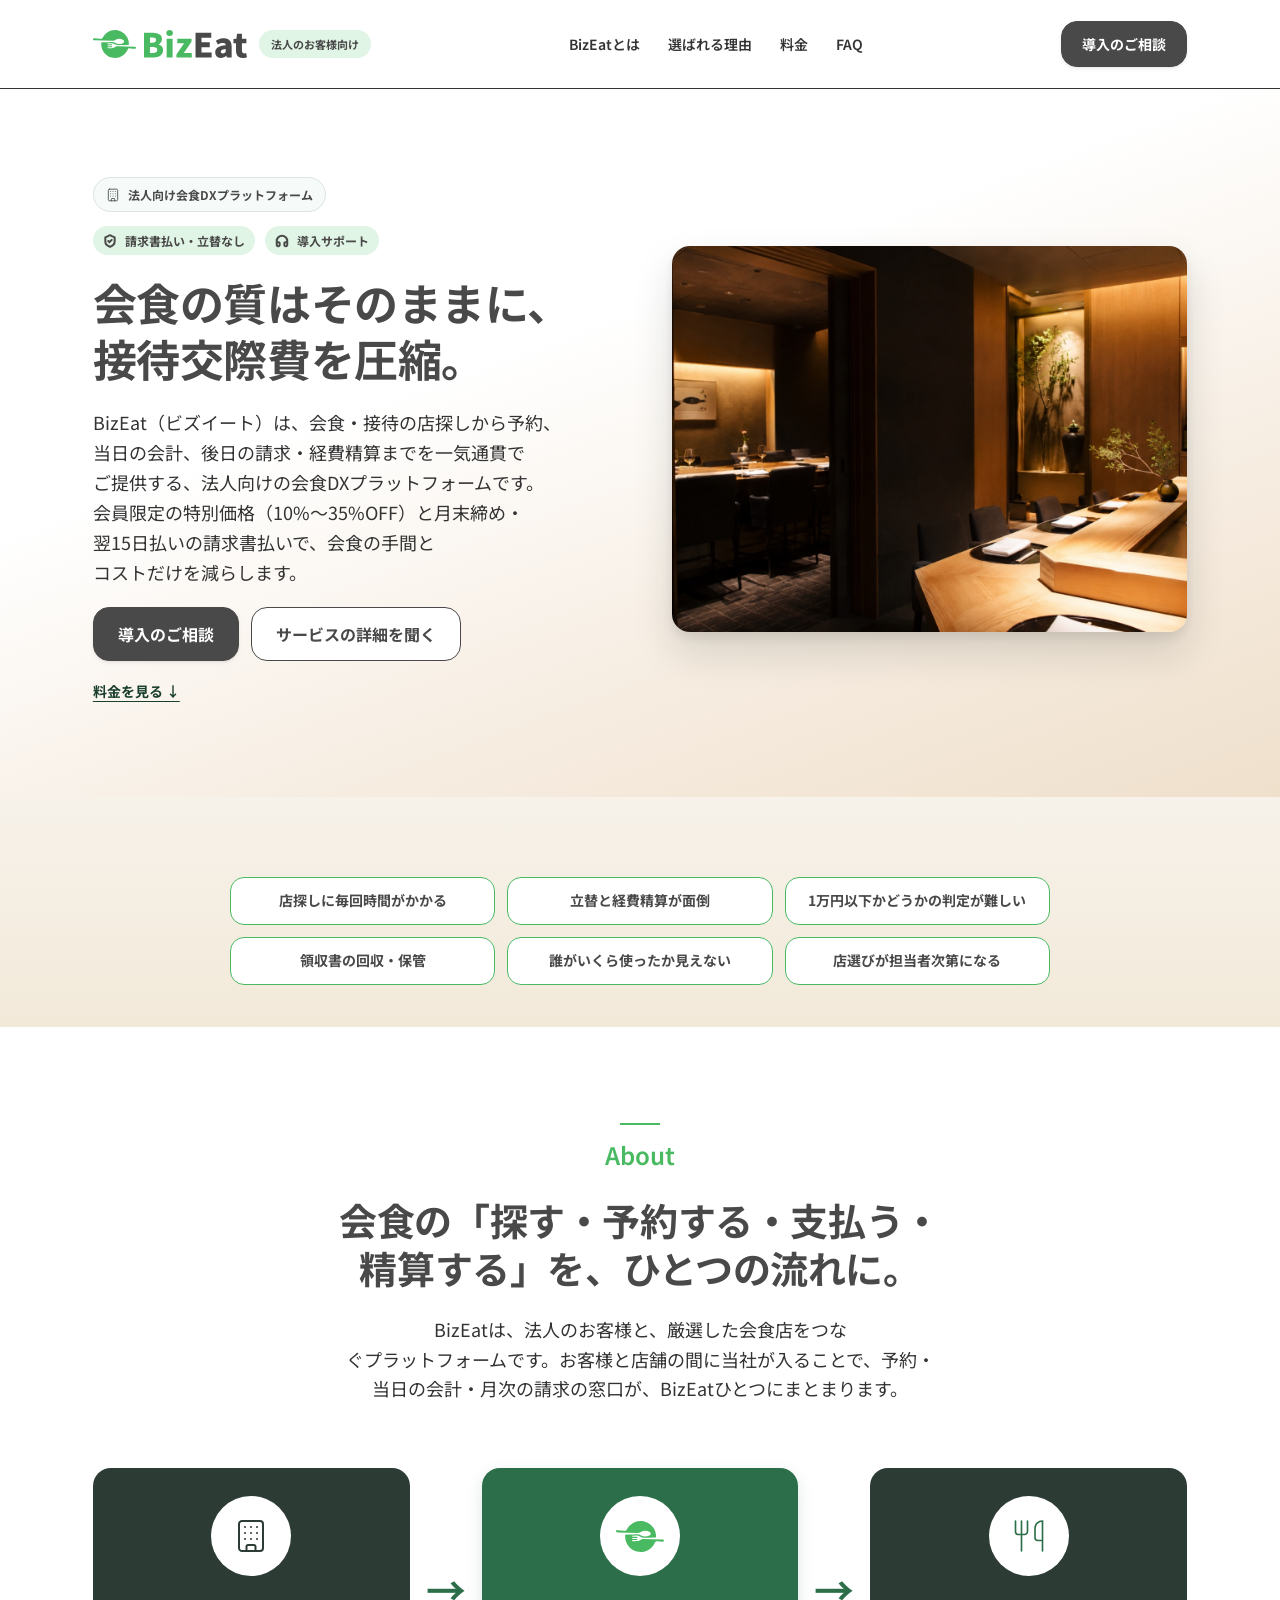
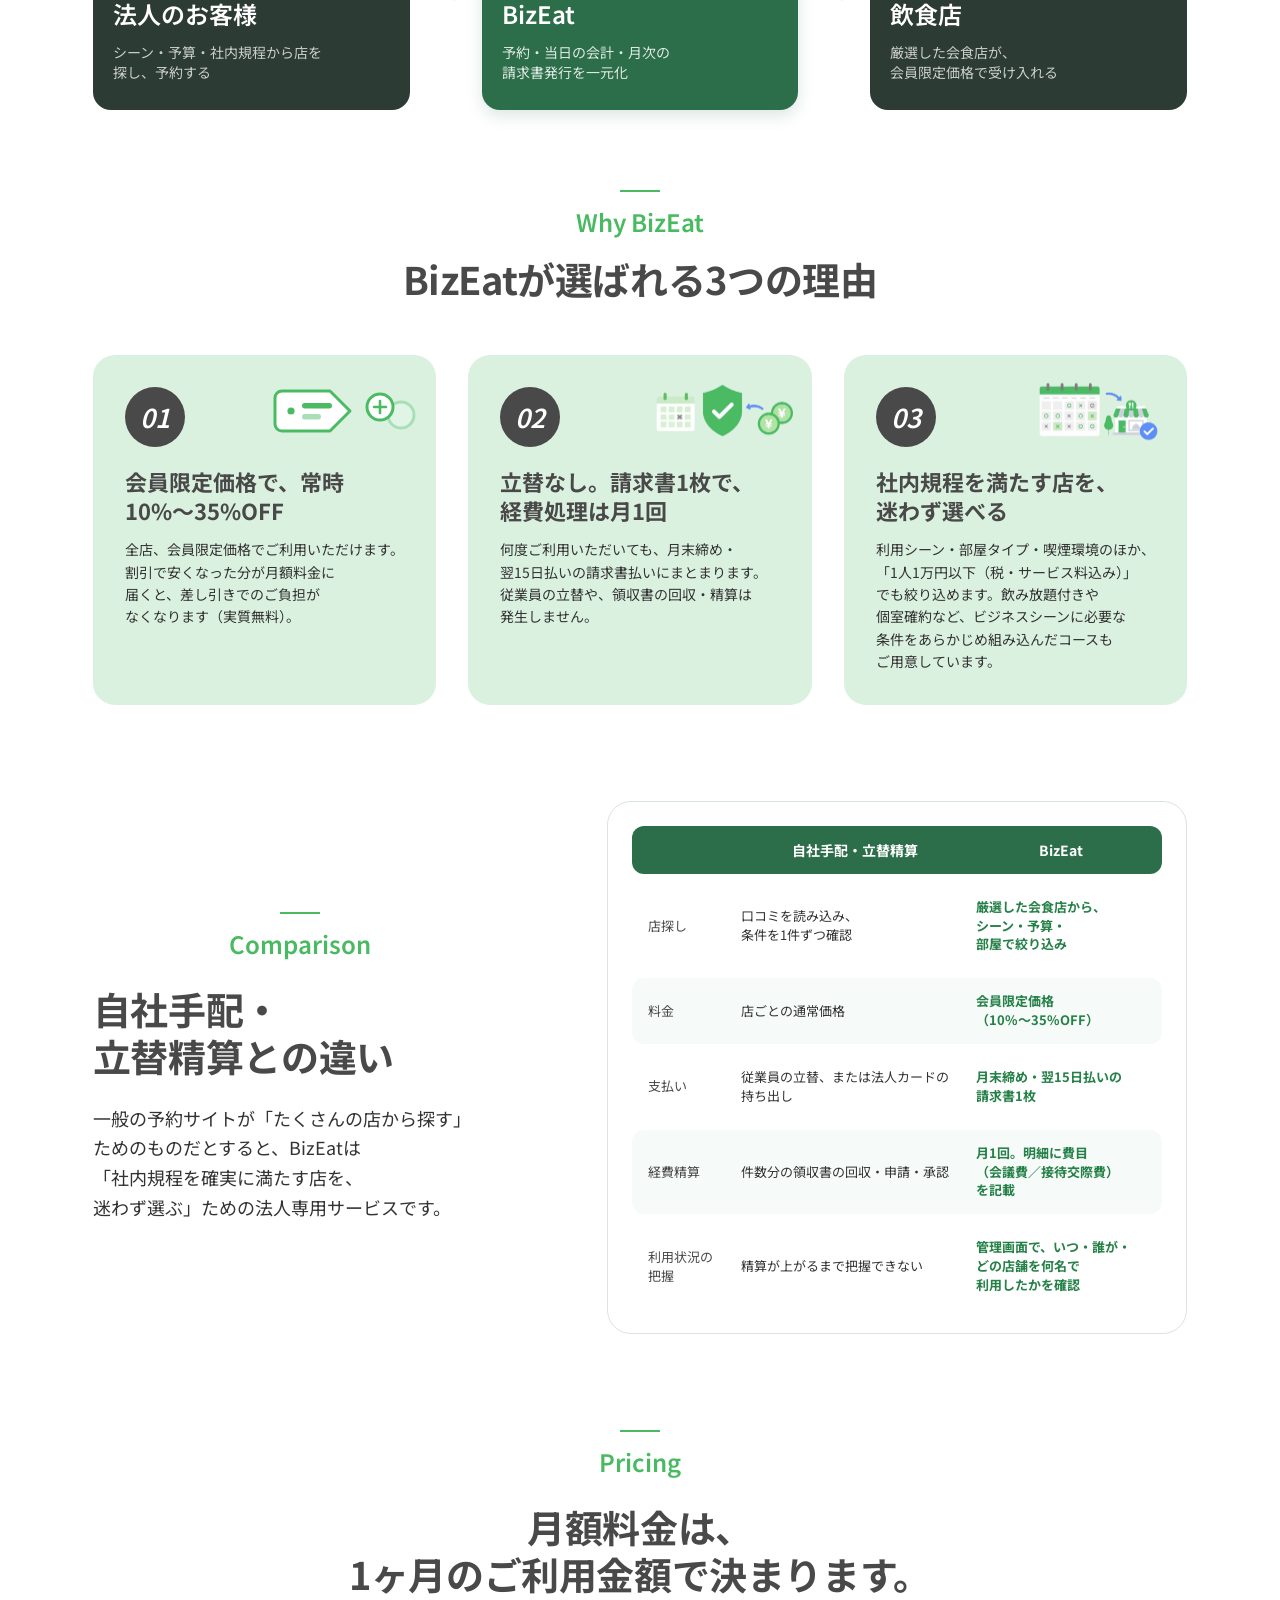
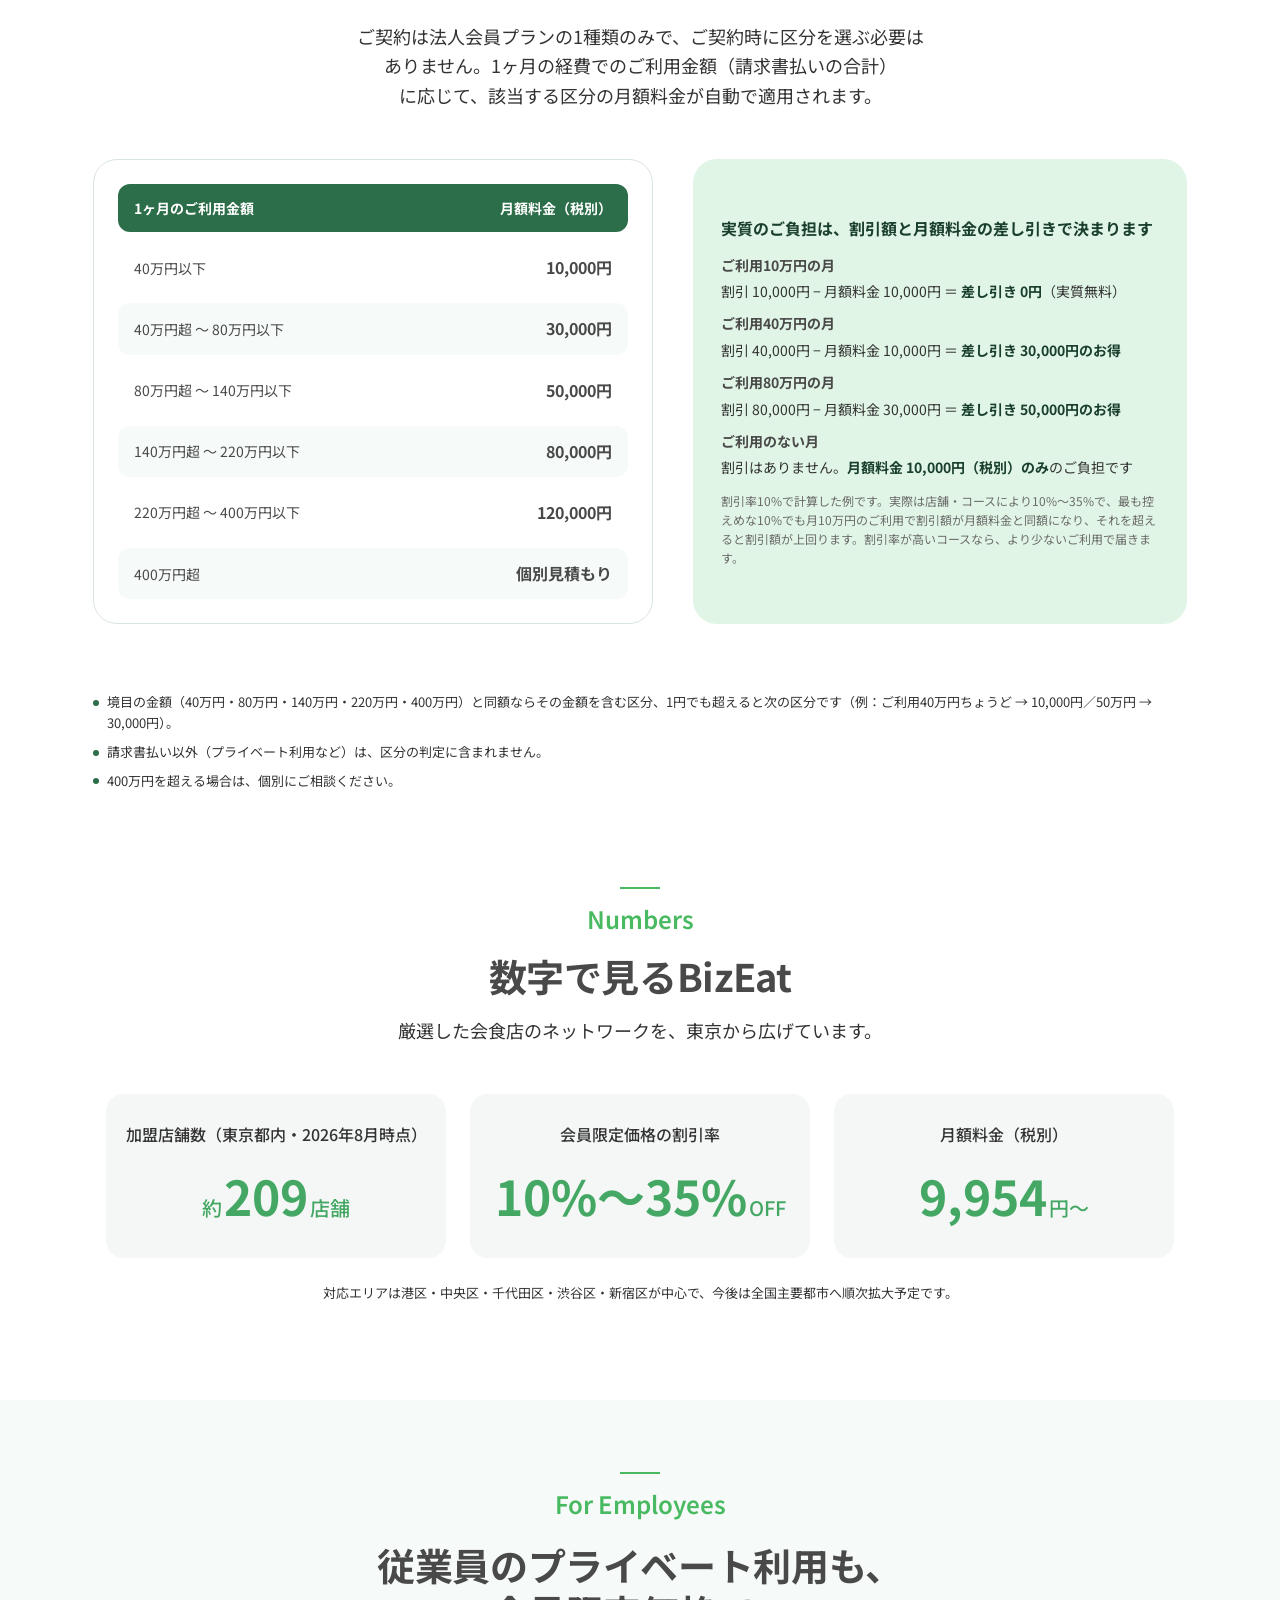
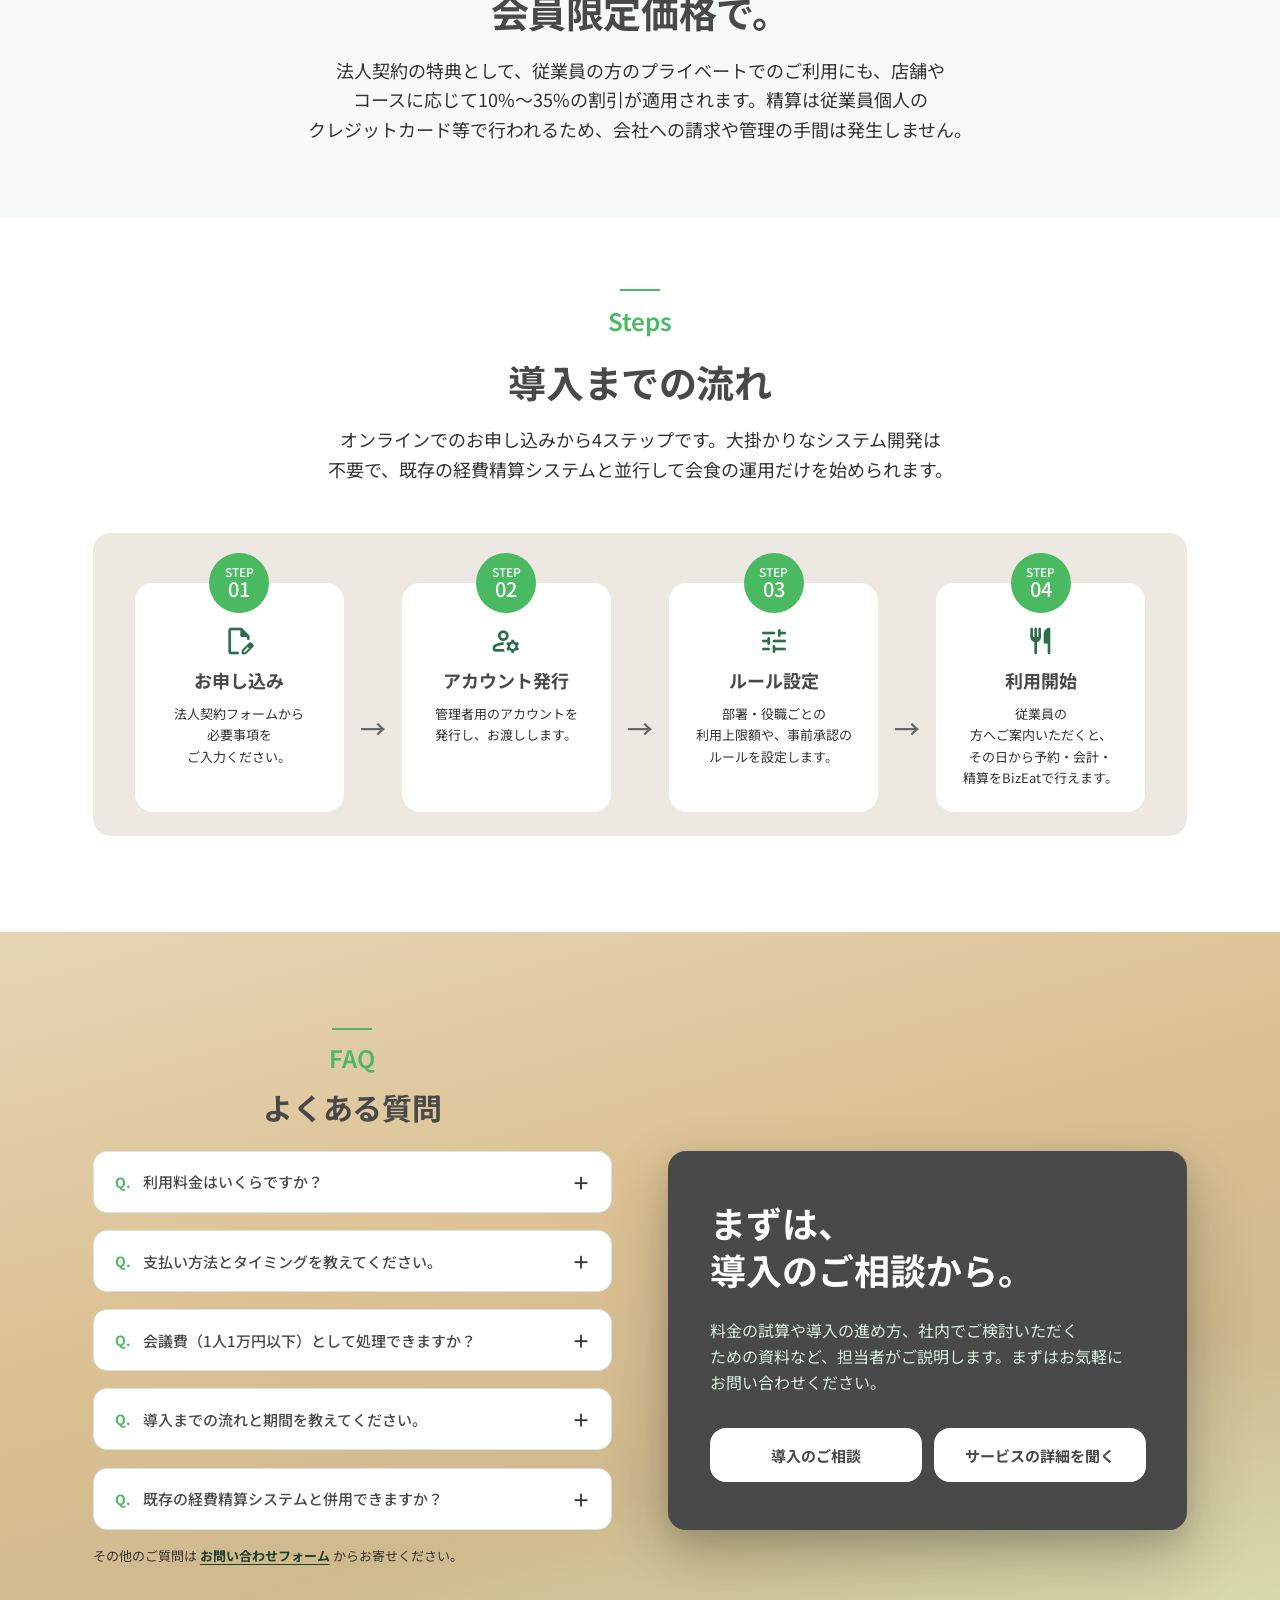
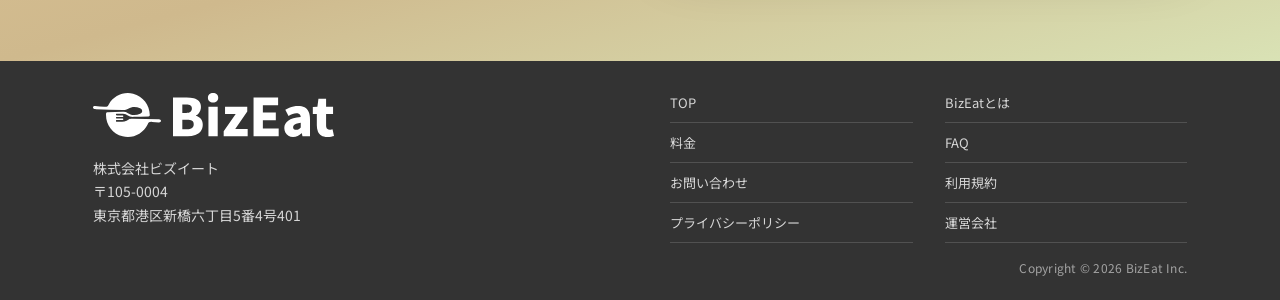
<file: index.html>
<!DOCTYPE html>
<html lang="ja">
<head>
<meta charset="UTF-8">
<meta name="viewport" content="width=device-width, initial-scale=1.0">
<title>BizEat | 法人向け会食DXプラットフォーム</title>
<meta name="description" content="BizEat（ビズイート）は、会食・接待の店探しから予約、当日の会計、後日の請求・経費精算までを一気通貫で支える法人向けサービスです。会員限定の特別価格（10%〜35%OFF）と月末締め・翌15日払いの請求書払いで、会食の手間とコストを減らします。">
<link rel="canonical" href="https://corporate.bizeat.jp/">
<link rel="icon" href="assets/favicon.png" type="image/png">
<meta property="og:type" content="website">
<meta property="og:site_name" content="BizEat">
<meta property="og:title" content="BizEat | 法人向け会食DXプラットフォーム">
<meta property="og:description" content="会食の質はそのままに、接待交際費を圧縮。店探しから予約、会計、請求・経費精算までを一気通貫で支える法人向けサービスです。">
<meta property="og:url" content="https://corporate.bizeat.jp/">
<meta property="og:image" content="https://corporate.bizeat.jp/assets/hero-image.jpg">
<meta name="twitter:card" content="summary_large_image">
<link rel="preconnect" href="https://fonts.googleapis.com">
<link rel="preconnect" href="https://fonts.gstatic.com" crossorigin>
<link href="https://fonts.googleapis.com/css2?family=Noto+Sans+JP:wght@400;500;600;700;800&display=swap" rel="stylesheet">
<link href="https://fonts.googleapis.com/css2?family=Material+Symbols+Rounded:opsz,wght,FILL,GRAD@20..48,100..700,0..1,-50..200" rel="stylesheet">
<link rel="stylesheet" href="styles.css">
</head>
<body>
<a class="skip-link" href="#main">本文へスキップ</a>

<header class="header" id="siteHeader">
  <div class="header-inner">
    <div class="brand">
      <span class="brand-logo">
        <img src="assets/logo-icon.svg" alt="" width="24" height="24">
        <img src="assets/logo-wordmark.svg" alt="BizEat" width="74" height="20">
      </span>
      <span class="brand-pill">法人のお客様向け</span>
    </div>

    <nav class="nav" id="primaryNav" aria-label="メインナビゲーション">
      <a href="#about">BizEatとは</a>
      <a href="#features">選ばれる理由</a>
      <a href="#pricing">料金</a>
      <a href="#faq">FAQ</a>
    </nav>

    <div class="header-ctas">
      <a href="contact.html?type=consult" class="btn btn-primary btn-sm">導入のご相談</a>
    </div>

    <button class="nav-toggle" id="navToggle" aria-label="メニューを開く" aria-expanded="false" aria-controls="mobileNav">
      <span></span><span></span><span></span>
    </button>
  </div>

  <nav class="mobile-nav" id="mobileNav" aria-label="モバイルナビゲーション">
    <a href="#about">BizEatとは</a>
    <a href="#features">選ばれる理由</a>
    <a href="#pricing">料金</a>
    <a href="#faq">FAQ</a>
    <div class="mobile-nav-ctas">
      <a href="contact.html?type=consult" class="btn btn-primary">導入のご相談</a>
    </div>
  </nav>
</header>

<main id="main">

  <!-- Hero -->
  <section class="hero">
    <div class="hero-inner">
      <div class="hero-copy">
        <div class="hero-tags" data-reveal>
          <span class="tag-outline">
            <img src="assets/icon-building.svg" alt="" class="tag-icon" width="14" height="14">
            法人向け会食DXプラットフォーム
          </span>
          <span class="trust-badges">
            <span class="badge-pill">
              <img src="assets/icon-shield-check.svg" alt="" width="14" height="14">
              請求書払い・立替なし
            </span>
            <span class="badge-pill">
              <img src="assets/icon-headphones.svg" alt="" width="14" height="14">
              導入サポート
            </span>
          </span>
        </div>

        <h1 data-reveal data-reveal-delay="80ms"><span class="nobr">会食の質はそのままに、</span><span class="nobr">接待交際費を圧縮。</span></h1>

        <p class="hero-lead" data-reveal data-reveal-delay="140ms">
          BizEat（ビズイート）は、会食・接待の店探しから予約、当日の会計、後日の請求・経費精算までを一気通貫でご提供する、法人向けの会食DXプラットフォームです。会員限定の特別価格（10%〜35%OFF）と月末締め・<span class="nobr">翌15日払い</span>の請求書払いで、会食の手間とコストだけを減らします。
        </p>

        <div class="hero-ctas" data-reveal data-reveal-delay="200ms">
          <a href="contact.html?type=consult" class="btn btn-primary btn-lg">導入のご相談</a>
          <a href="contact.html?type=info" class="btn btn-secondary btn-lg">サービスの詳細を聞く</a>
        </div>
        <a href="#pricing" class="hero-link" data-reveal data-reveal-delay="260ms">料金を見る ↓</a>
      </div>

      <div class="hero-visual" data-reveal data-reveal-delay="120ms" id="heroVisual">
        <div class="hero-image">
          <img src="assets/hero-image.jpg" alt="落ち着いた個室での会食の様子" width="560" height="373" loading="eager">
        </div>
      </div>
    </div>
  </section>

  <!-- 課題（社会的証明の帯を転用） -->
  <section class="social-proof">
    <div class="container">
      <p class="social-proof-title" data-reveal>こんな会食の手間、ありませんか？</p>
      <div class="logo-strip" data-reveal data-reveal-delay="80ms">
        <span class="logo-chip">店探しに毎回時間がかかる</span>
        <span class="logo-chip">立替と経費精算が面倒</span>
        <span class="logo-chip">1万円以下かどうかの判定が難しい</span>
        <span class="logo-chip">領収書の回収・保管</span>
        <span class="logo-chip">誰がいくら使ったか見えない</span>
        <span class="logo-chip">店選びが担当者次第になる</span>
      </div>
    </div>
  </section>

  <!-- BizEatとは -->
  <section class="about" id="about">
    <div class="container">
      <div class="section-head" data-reveal>
        <div class="eyebrow">
          <img src="assets/line.svg" alt="" class="eyebrow-line" width="40" height="2">
          <span>About</span>
        </div>
        <h2 class="section-title">会食の「探す・予約する・支払う・精算する」を、<span class="nobr">ひとつの流れに。</span></h2>
        <p class="section-lead">BizEatは、法人のお客様と、厳選した会食店をつなぐプラットフォームです。お客様と店舗の間に当社が入ることで、予約・当日の会計・月次の請求の窓口が、BizEatひとつにまとまります。</p>
      </div>

      <div class="flow-3step" data-reveal data-reveal-delay="100ms">
        <div class="flow-3step-item">
          <div class="flow-3step-card">
            <span class="flow-3step-icon"><img src="assets/icon-building.svg" alt="" width="36" height="36"></span>
            <div class="flow-3step-body">
              <p class="flow-3step-title">法人のお客様</p>
              <p class="flow-3step-desc">シーン・予算・社内規程から店を探し、予約する</p>
            </div>
          </div>
        </div>
        <span class="flow-3step-arrow" aria-hidden="true">→</span>
        <div class="flow-3step-item">
          <div class="flow-3step-card flow-3step-card--accent">
            <span class="flow-3step-icon"><img src="assets/logo-icon.svg" alt="" width="48" height="31"></span>
            <div class="flow-3step-body">
              <p class="flow-3step-title">BizEat</p>
              <p class="flow-3step-desc">予約・当日の会計・月次の請求書発行を一元化</p>
            </div>
          </div>
        </div>
        <span class="flow-3step-arrow" aria-hidden="true">→</span>
        <div class="flow-3step-item">
          <div class="flow-3step-card">
            <span class="flow-3step-icon"><img src="assets/icon-utensils.svg" alt="" width="36" height="36"></span>
            <div class="flow-3step-body">
              <p class="flow-3step-title">飲食店</p>
              <p class="flow-3step-desc">厳選した会食店が、会員限定価格で受け入れる</p>
            </div>
          </div>
        </div>
      </div>
    </div>
  </section>

  <!-- Benefits -->
  <section class="benefits" id="features">
    <div class="container">
      <div class="section-head" data-reveal>
        <div class="eyebrow">
          <img src="assets/line.svg" alt="" class="eyebrow-line" width="40" height="2">
          <span>Why BizEat</span>
        </div>
        <h2 class="section-title section-title--center">BizEatが選ばれる3つの理由</h2>
      </div>

      <div class="benefit-grid">
        <article class="benefit-card benefit-card--a" data-reveal data-reveal-delay="0ms">
          <img src="assets/thumb-benefit-01.svg" alt="" class="benefit-thumb">
          <span class="benefit-num">01</span>
          <h3>会員限定価格で、常時10%〜35%OFF</h3>
          <p>全店、会員限定価格でご利用いただけます。割引で安くなった分が月額料金に届くと、<span class="nobr">差し引きでの</span>ご負担がなくなります（実質無料）。</p>
        </article>
        <article class="benefit-card" data-reveal data-reveal-delay="90ms">
          <img src="assets/thumb-benefit-02.png" alt="" class="benefit-thumb">
          <span class="benefit-num">02</span>
          <h3>立替なし。請求書1枚で、経費処理は月1回</h3>
          <p>何度ご利用いただいても、月末締め・<span class="nobr">翌15日払い</span>の請求書払いにまとまります。従業員の立替や、領収書の回収・精算は発生しません。</p>
        </article>
        <article class="benefit-card" data-reveal data-reveal-delay="180ms">
          <img src="assets/thumb-benefit-03.png" alt="" class="benefit-thumb">
          <span class="benefit-num">03</span>
          <h3>社内規程を満たす店を、迷わず選べる</h3>
          <p>利用シーン・部屋タイプ・喫煙環境のほか、「1人1万円以下<span class="nobr">（税・サービス料込み）</span>」でも<span class="nobr">絞り込めます。</span>飲み放題付きや個室確約など、ビジネスシーンに必要な条件をあらかじめ組み込んだコースもご用意しています。</p>
        </article>
      </div>
    </div>
  </section>

  <!-- Comparison -->
  <section class="compare" id="compare">
    <div class="container compare-inner">
      <div class="compare-copy" data-reveal>
        <div class="eyebrow">
          <img src="assets/line.svg" alt="" class="eyebrow-line" width="40" height="2">
          <span>Comparison</span>
        </div>
        <h2 class="section-title">自社手配・<span class="nobr">立替精算との違い</span></h2>
        <p class="section-lead">一般の予約サイトが<span class="nobr">「たくさんの店から探す」</span>ためのものだとすると、BizEatは「社内規程を確実に満たす店を、迷わず選ぶ」ための法人専用サービスです。</p>
      </div>

      <div class="compare-table" data-reveal data-reveal-delay="100ms">
        <div class="compare-row compare-row--head">
          <span>項目</span>
          <span>自社手配・立替精算</span>
          <span>BizEat</span>
        </div>
        <div class="compare-row">
          <span class="compare-label">店探し</span>
          <span><span class="nobr">口コミを読み込み、</span><span class="nobr">条件を1件ずつ確認</span></span>
          <span class="compare-win"><span class="nobr">厳選した会食店から、</span><span class="nobr">シーン・予算・</span><span class="nobr">部屋で絞り込み</span></span>
        </div>
        <div class="compare-row">
          <span class="compare-label">料金</span>
          <span>店ごとの通常価格</span>
          <span class="compare-win"><span class="nobr">会員限定価格</span><span class="nobr">（10%〜35%OFF）</span></span>
        </div>
        <div class="compare-row">
          <span class="compare-label">支払い</span>
          <span><span class="nobr">従業員の立替、</span><span class="nobr">または</span><span class="nobr">法人カードの</span><span class="nobr">持ち出し</span></span>
          <span class="compare-win"><span class="nobr">月末締め・</span><span class="nobr">翌15日払いの</span><span class="nobr">請求書1枚</span></span>
        </div>
        <div class="compare-row">
          <span class="compare-label">経費精算</span>
          <span><span class="nobr">件数分の領収書の</span><span class="nobr">回収・申請・承認</span></span>
          <span class="compare-win"><span class="nobr">月1回。</span><span class="nobr">明細に費目</span><span class="nobr">（会議費／接待交際費）</span><span class="nobr">を記載</span></span>
        </div>
        <div class="compare-row">
          <span class="compare-label">利用状況の把握</span>
          <span><span class="nobr">精算が上がるまで</span><span class="nobr">把握できない</span></span>
          <span class="compare-win"><span class="nobr">管理画面で、</span><span class="nobr">いつ・誰が・</span><span class="nobr">どの店舗を</span><span class="nobr">何名で</span><span class="nobr">利用したかを確認</span></span>
        </div>
      </div>
    </div>
  </section>

  <!-- Pricing -->
  <section class="pricing" id="pricing">
    <div class="container">
      <div class="section-head" data-reveal>
        <div class="eyebrow">
          <img src="assets/line.svg" alt="" class="eyebrow-line" width="40" height="2">
          <span>Pricing</span>
        </div>
        <h2 class="section-title section-title--center">月額料金は、<span class="nobr">1ヶ月のご利用金額で</span><span class="nobr">決まります。</span></h2>
        <p class="section-lead">ご契約は法人会員プランの1種類のみで、ご契約時に区分を選ぶ必要はありません。1ヶ月の経費でのご利用金額<span class="nobr">（請求書払いの合計）</span>に応じて、該当する区分の月額料金が自動で適用されます。</p>
      </div>

      <div class="pricing-inner">
        <div class="compare-table compare-table--price" data-reveal>
          <div class="compare-row compare-row--head">
            <span>1ヶ月のご利用金額</span>
            <span>月額料金（税別）</span>
          </div>
          <div class="compare-row">
            <span class="compare-label"><span class="nobr">40万円以下</span></span>
            <span class="price-value">10,000円</span>
          </div>
          <div class="compare-row">
            <span class="compare-label"><span class="nobr">40万円超</span> <span class="nobr">〜 80万円以下</span></span>
            <span class="price-value">30,000円</span>
          </div>
          <div class="compare-row">
            <span class="compare-label"><span class="nobr">80万円超</span> <span class="nobr">〜 140万円以下</span></span>
            <span class="price-value">50,000円</span>
          </div>
          <div class="compare-row">
            <span class="compare-label"><span class="nobr">140万円超</span> <span class="nobr">〜 220万円以下</span></span>
            <span class="price-value">80,000円</span>
          </div>
          <div class="compare-row">
            <span class="compare-label"><span class="nobr">220万円超</span> <span class="nobr">〜 400万円以下</span></span>
            <span class="price-value">120,000円</span>
          </div>
          <div class="compare-row">
            <span class="compare-label"><span class="nobr">400万円超</span></span>
            <span class="price-value">個別見積もり</span>
          </div>
        </div>

        <div class="price-example" data-reveal data-reveal-delay="100ms">
          <h3><span class="nobr">実質のご負担は、</span><span class="nobr">割引額と</span><span class="nobr">月額料金の</span><span class="nobr">差し引きで決まります</span></h3>
          <dl>
            <div>
              <dt>ご利用10万円の月</dt>
              <dd>割引 10,000円 − 月額料金 10,000円 ＝ <strong class="nobr">差し引き 0円</strong>（実質無料）</dd>
            </div>
            <div>
              <dt>ご利用40万円の月</dt>
              <dd>割引 40,000円 − 月額料金 10,000円 ＝ <strong class="nobr">差し引き 30,000円のお得</strong></dd>
            </div>
            <div>
              <dt>ご利用80万円の月</dt>
              <dd>割引 80,000円 − 月額料金 30,000円 ＝ <strong class="nobr">差し引き 50,000円のお得</strong></dd>
            </div>
            <div>
              <dt>ご利用のない月</dt>
              <dd>割引はありません。<strong class="nobr">月額料金 10,000円（税別）のみ</strong>のご負担です</dd>
            </div>
          </dl>
          <p class="price-example-note">割引率10%で計算した例です。実際は店舗・コースにより10%〜35%で、最も控えめな10%でも月10万円のご利用で割引額が月額料金と同額になり、それを超えると割引額が上回ります。割引率が高いコースなら、より少ないご利用で届きます。</p>
        </div>
        <ul class="price-notes">
          <li>境目の金額（40万円・80万円・140万円・220万円・400万円）と同額ならその金額を含む区分、1円でも超えると次の区分です（例：ご利用40万円ちょうど → 10,000円／50万円 → 30,000円）。</li>
          <li>請求書払い以外（プライベート利用など）は、区分の判定に含まれません。</li>
          <li>400万円を超える場合は、個別にご相談ください。</li>
        </ul>
      </div>
    </div>
  </section>

  <!-- Stats -->
  <section class="stats">
    <div class="container">
      <div class="section-head" data-reveal>
        <div class="eyebrow">
          <img src="assets/line.svg" alt="" class="eyebrow-line" width="40" height="2">
          <span>Numbers</span>
        </div>
        <h2 class="section-title section-title--center">数字で見るBizEat</h2>
        <p class="section-lead">厳選した会食店のネットワークを、東京から広げています。</p>
      </div>

      <div class="stats-grid" data-reveal data-reveal-delay="100ms">
        <div class="stat-card">
          <p class="stat-card-label">加盟店舗数（東京都内・2026年8月時点）</p>
          <div class="stat-card-number-row">
            <span class="stat-card-unit">約</span>
            <span class="stat-card-number" data-count="210">210</span>
            <span class="stat-card-unit">店舗</span>
          </div>
        </div>
        <div class="stat-card">
          <p class="stat-card-label">会員限定価格の割引率</p>
          <div class="stat-card-number-row">
            <span class="stat-card-number"><span data-count="10">10</span>%〜<span data-count="35">35</span>%</span>
            <span class="stat-card-unit">OFF</span>
          </div>
        </div>
        <div class="stat-card">
          <p class="stat-card-label">月額料金（税別）</p>
          <div class="stat-card-number-row">
            <span class="stat-card-number" data-count="10000" data-comma="1">10,000</span>
            <span class="stat-card-unit">円〜</span>
          </div>
        </div>
      </div>
      <p class="stats-note" data-reveal>対応エリアは港区・中央区・千代田区・渋谷区・新宿区が中心で、今後は全国主要都市へ順次拡大予定です。</p>
    </div>
  </section>

  <!-- Welfare -->
  <section class="welfare" id="welfare">
    <div class="container">
      <div class="section-head" data-reveal>
        <div class="eyebrow">
          <img src="assets/line.svg" alt="" class="eyebrow-line" width="40" height="2">
          <span>For Employees</span>
        </div>
        <h2 class="section-title section-title--center">従業員のプライベート利用も、<span class="nobr">会員限定価格で。</span></h2>
        <p class="section-lead">法人契約の特典として、従業員の方のプライベートでのご利用にも、店舗やコースに応じて10%〜35%の割引が適用されます。精算は従業員個人のクレジットカード等で行われるため、会社への請求や管理の手間は発生しません。</p>
      </div>
    </div>
  </section>

  <!-- Flow steps -->
  <section class="flow">
    <div class="container">
      <div class="section-head" data-reveal>
        <div class="eyebrow">
          <img src="assets/line.svg" alt="" class="eyebrow-line" width="40" height="2">
          <span>Steps</span>
        </div>
        <h2 class="section-title">導入までの流れ</h2>
        <p class="section-lead">オンラインでのお申し込みから4ステップです。大掛かりなシステム開発は不要で、既存の経費精算システムと並行して会食の運用だけを始められます。</p>
      </div>

      <div class="flow-steps flow-steps--four" data-reveal data-reveal-delay="100ms">
        <div class="flow-step">
          <span class="flow-step-badge"><span>STEP</span><strong>01</strong></span>
          <span class="flow-step-icon material-symbols-rounded" aria-hidden="true">edit_document</span>
          <h3>お申し込み</h3>
          <p>法人契約フォームから必要事項をご入力ください。</p>
        </div>
        <span class="flow-step-arrow" aria-hidden="true">→</span>
        <div class="flow-step">
          <span class="flow-step-badge"><span>STEP</span><strong>02</strong></span>
          <span class="flow-step-icon material-symbols-rounded" aria-hidden="true">manage_accounts</span>
          <h3>アカウント発行</h3>
          <p>管理者用のアカウントを発行し、お渡しします。</p>
        </div>
        <span class="flow-step-arrow" aria-hidden="true">→</span>
        <div class="flow-step">
          <span class="flow-step-badge"><span>STEP</span><strong>03</strong></span>
          <span class="flow-step-icon material-symbols-rounded" aria-hidden="true">tune</span>
          <h3>ルール設定</h3>
          <p>部署・役職ごとの利用上限額や、事前承認のルールを設定します。</p>
        </div>
        <span class="flow-step-arrow" aria-hidden="true">→</span>
        <div class="flow-step">
          <span class="flow-step-badge"><span>STEP</span><strong>04</strong></span>
          <span class="flow-step-icon material-symbols-rounded" aria-hidden="true">restaurant</span>
          <h3>利用開始</h3>
          <p>従業員の方へご案内いただくと、<span class="nobr">その日から</span>予約・会計・精算をBizEatで行えます。</p>
        </div>
      </div>
    </div>
  </section>

  <!-- FAQ + CTA -->
  <section class="faq-cta" id="faq">
    <div class="container faq-cta-inner">
      <div class="faq-col" data-reveal>
        <div class="eyebrow">
          <img src="assets/line.svg" alt="" class="eyebrow-line" width="40" height="2">
          <span>FAQ</span>
        </div>
        <h2 class="section-title">よくある質問</h2>

        <div class="faq-list">
          <div class="faq-row">
            <button class="faq-question" aria-expanded="false" aria-controls="faqAnswer01">
              <span class="faq-q">Q.</span>
              <span class="faq-text">利用料金はいくらですか？</span>
              <span class="faq-icon" aria-hidden="true">＋</span>
            </button>
            <div class="faq-answer" id="faqAnswer01">
              <p>月額料金は、1ヶ月のご利用金額（経費でのご利用分）が当てはまる区分で決まります。40万円以下なら<span class="nobr">10,000円（税別）</span>で、ご利用のない月も同額です。区分は上の料金表をご覧ください。</p>
            </div>
          </div>

          <div class="faq-row">
            <button class="faq-question" aria-expanded="false" aria-controls="faqAnswer02">
              <span class="faq-q">Q.</span>
              <span class="faq-text">支払い方法とタイミングを教えてください。</span>
              <span class="faq-icon" aria-hidden="true">＋</span>
            </button>
            <div class="faq-answer" id="faqAnswer02">
              <p>経費でのご利用分は、月末締め・<span class="nobr">翌15日払い</span>の請求書払いです。ご利用のたびの立替払いや領収書の精算は発生しません。</p>
            </div>
          </div>

          <div class="faq-row">
            <button class="faq-question" aria-expanded="false" aria-controls="faqAnswer03">
              <span class="faq-q">Q.</span>
              <span class="faq-text">会議費（1人1万円以下）として処理できますか？</span>
              <span class="faq-icon" aria-hidden="true">＋</span>
            </button>
            <div class="faq-answer" id="faqAnswer03">
              <p>できます。店舗検索時に「1人1万円以下<span class="nobr">（税・サービス料込み）</span>」の条件を選べます。会議費枠に対応した飲み放題付きコースも多数ご用意しています。請求書の明細には費目（会議費／接待交際費）を記載しますので、仕訳もそのまま行えます。</p>
            </div>
          </div>

          <div class="faq-row">
            <button class="faq-question" aria-expanded="false" aria-controls="faqAnswer04">
              <span class="faq-q">Q.</span>
              <span class="faq-text">導入までの流れと期間を教えてください。</span>
              <span class="faq-icon" aria-hidden="true">＋</span>
            </button>
            <div class="faq-answer" id="faqAnswer04">
              <p>オンラインでのお申し込みから4ステップです。お申し込み（1日）、アカウント発行（1日）、ルール・フロー設定（1〜3日）を経て利用開始となります。大掛かりなシステム開発は不要です。</p>
            </div>
          </div>

          <div class="faq-row">
            <button class="faq-question" aria-expanded="false" aria-controls="faqAnswer05">
              <span class="faq-q">Q.</span>
              <span class="faq-text">既存の経費精算システムと併用できますか？</span>
              <span class="faq-icon" aria-hidden="true">＋</span>
            </button>
            <div class="faq-answer" id="faqAnswer05">
              <p>できます。既存の経費精算システムと並行して、会食の運用だけを始められます。</p>
            </div>
          </div>

        </div>
        <p class="faq-more">その他のご質問は <a href="contact.html?type=info">お問い合わせフォーム</a> からお寄せください。</p>
      </div>

      <div class="cta-box" id="cta" data-reveal data-reveal-delay="120ms">
        <h2>まずは、<span class="nobr">導入のご相談から。</span></h2>
        <p><span class="nobr">料金の試算や</span><span class="nobr">導入の進め方、</span><span class="nobr">社内で</span><span class="nobr">ご検討いただく</span><span class="nobr">ための資料など、</span><span class="nobr">担当者がご説明します。</span><span class="nobr">まずは</span><span class="nobr">お気軽に</span><span class="nobr">お問い合わせください。</span></p>
        <div class="cta-box-buttons">
          <a href="contact.html?type=consult" class="btn btn-cta">導入のご相談</a>
          <a href="contact.html?type=info" class="btn btn-cta">サービスの詳細を聞く</a>
        </div>
      </div>
    </div>
  </section>

</main>

<footer class="site-footer">
  <div class="container site-footer-inner">
    <div class="footer-brand">
      <div class="footer-logo">
        <img src="assets/logo-icon-white.svg" alt="" width="20" height="20">
        <img src="assets/logo-wordmark-white.svg" alt="BizEat" width="62" height="17">
      </div>
      <address class="footer-address">
        株式会社ビズイート<br>
        〒105-0004<br>
        東京都港区新橋六丁目5番4号401
      </address>
    </div>

    <div class="footer-nav-wrap">
      <button class="footer-nav-toggle" id="footerNavToggle" aria-expanded="false" aria-controls="footerNav" aria-label="フッターメニューを開く">
        <span></span><span></span><span></span>
      </button>
      <nav class="footer-nav" id="footerNav" aria-label="フッターナビゲーション">
        <a href="index.html">TOP</a>
        <a href="index.html#about">BizEatとは</a>
        <a href="index.html#pricing">料金</a>
        <a href="index.html#faq">FAQ</a>
        <a href="contact.html">お問い合わせ</a>
        <a href="https://bizeat.jp/term-of-service/" target="_blank" rel="noopener">利用規約</a>
        <a href="https://bizeat.jp/privacy-policy/" target="_blank" rel="noopener">プライバシーポリシー</a>
        <a href="https://bizeat.jp/" target="_blank" rel="noopener">運営会社</a>
      </nav>
    </div>

    <p class="footer-copyright">Copyright © 2026 BizEat Inc.</p>
  </div>
</footer>

<button class="to-top" id="toTop" aria-label="ページ上部へ戻る">↑</button>

<script src="script.js"></script>
</body>
</html>
</file>
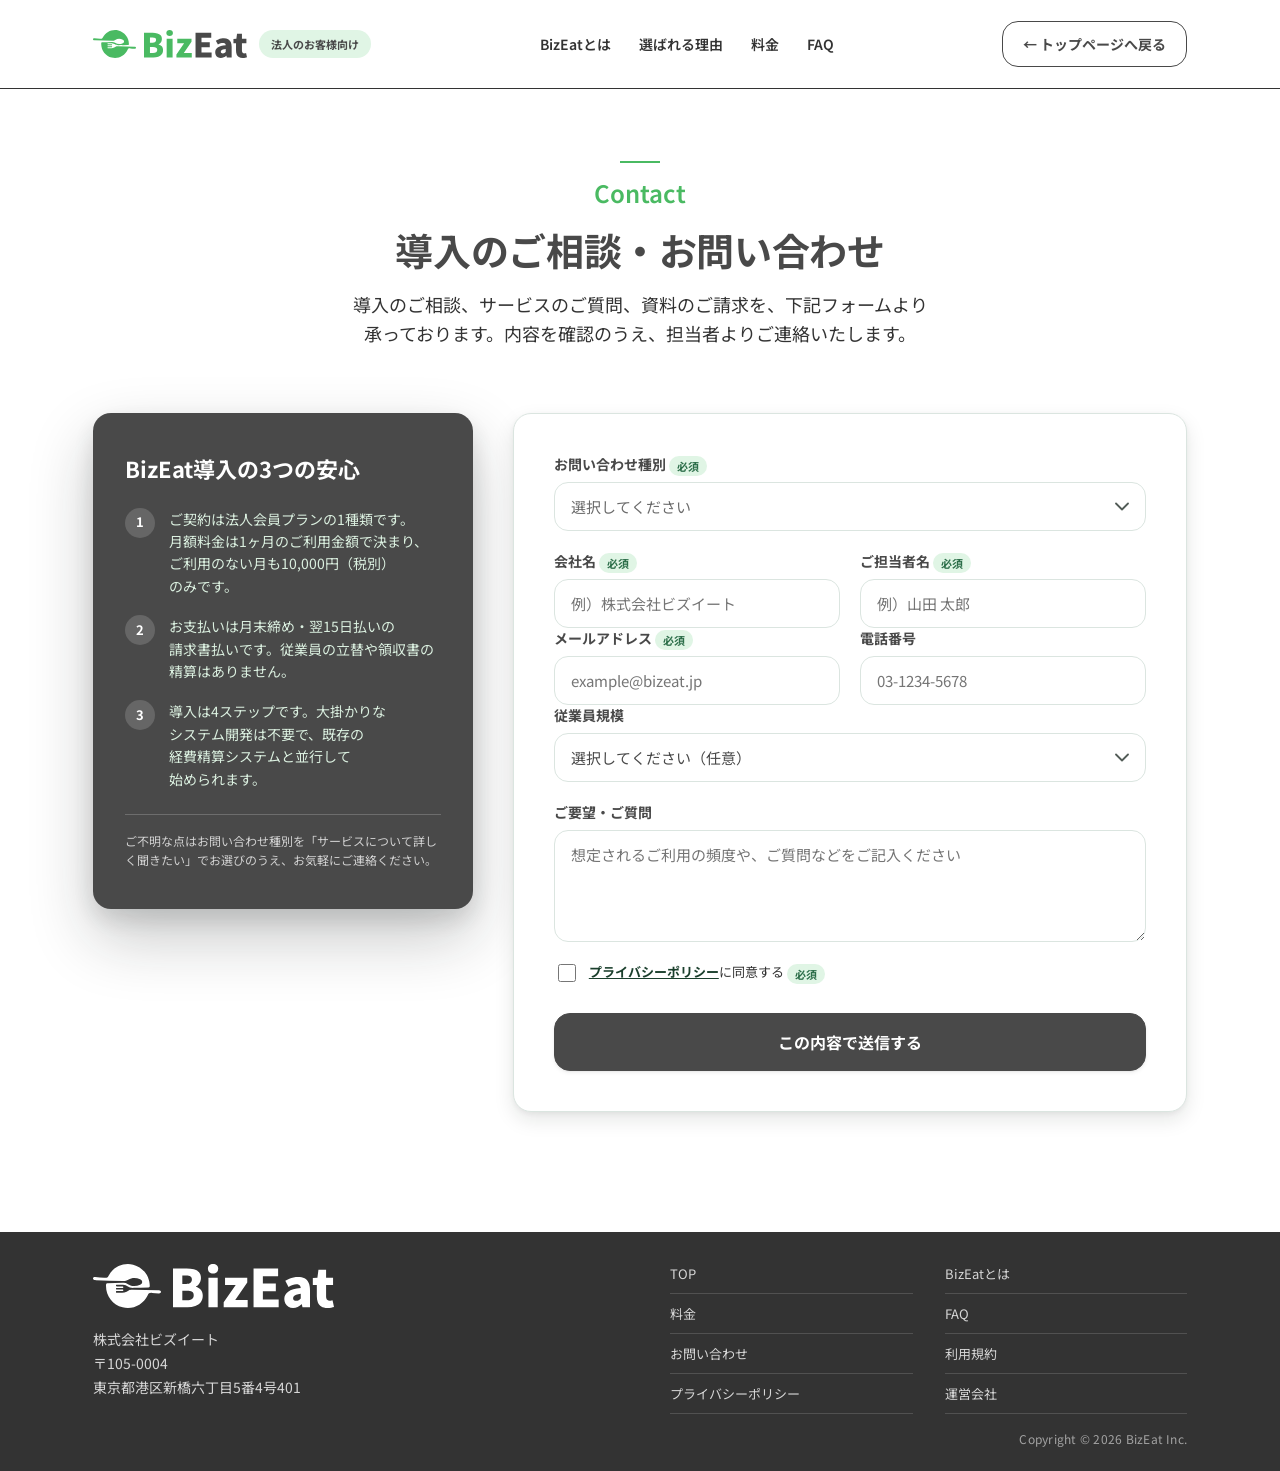
<file: contact.html>
<!DOCTYPE html>
<html lang="ja">
<head>
<meta charset="UTF-8">
<meta name="viewport" content="width=device-width, initial-scale=1.0">
<title>導入のご相談・お問い合わせ | BizEat 法人向け</title>
<meta name="description" content="BizEat（法人向け会食DXプラットフォーム）の導入のご相談・サービスのご質問・資料のご請求は、こちらのフォームから承ります。">
<link rel="canonical" href="https://corporate.bizeat.jp/contact.html">
<link rel="icon" href="assets/favicon.png" type="image/png">
<meta name="robots" content="noindex, follow">
<meta property="og:type" content="website">
<meta property="og:site_name" content="BizEat">
<meta property="og:title" content="導入のご相談・お問い合わせ | BizEat 法人向け">
<meta property="og:description" content="BizEat（法人向け会食DXプラットフォーム）の導入のご相談・サービスのご質問・資料のご請求はこちらから。">
<meta property="og:url" content="https://corporate.bizeat.jp/contact.html">
<meta property="og:image" content="https://corporate.bizeat.jp/assets/hero-image.jpg">
<meta name="twitter:card" content="summary_large_image">
<link rel="preconnect" href="https://fonts.googleapis.com">
<link rel="preconnect" href="https://fonts.gstatic.com" crossorigin>
<link href="https://fonts.googleapis.com/css2?family=Noto+Sans+JP:wght@400;500;600;700;800&display=swap" rel="stylesheet">
<link rel="stylesheet" href="styles.css">
</head>
<body>
<a class="skip-link" href="#main">本文へスキップ</a>

<header class="header" id="siteHeader">
  <div class="header-inner">
    <a class="brand" href="index.html">
      <span class="brand-logo">
        <img src="assets/logo-icon.svg" alt="" width="24" height="24">
        <img src="assets/logo-wordmark.svg" alt="BizEat" width="74" height="20">
      </span>
      <span class="brand-pill">法人のお客様向け</span>
    </a>

    <nav class="nav" id="primaryNav" aria-label="メインナビゲーション">
      <a href="index.html#about">BizEatとは</a>
      <a href="index.html#features">選ばれる理由</a>
      <a href="index.html#pricing">料金</a>
      <a href="index.html#faq">FAQ</a>
    </nav>

    <div class="header-ctas">
      <a href="index.html" class="btn btn-secondary btn-sm">← トップページへ戻る</a>
    </div>

    <button class="nav-toggle" id="navToggle" aria-label="メニューを開く" aria-expanded="false" aria-controls="mobileNav">
      <span></span><span></span><span></span>
    </button>
  </div>

  <nav class="mobile-nav" id="mobileNav" aria-label="モバイルナビゲーション">
    <a href="index.html#about">BizEatとは</a>
    <a href="index.html#features">選ばれる理由</a>
    <a href="index.html#pricing">料金</a>
    <a href="index.html#faq">FAQ</a>
    <div class="mobile-nav-ctas">
      <a href="index.html" class="btn btn-secondary">← トップページへ戻る</a>
    </div>
  </nav>
</header>

<main id="main">
  <section class="contact-hero">
    <div class="container">
      <div class="section-head" data-reveal>
        <div class="eyebrow">
          <img src="assets/line.svg" alt="" class="eyebrow-line" width="40" height="2">
          <span>Contact</span>
        </div>
        <h1 class="section-title section-title--center">導入のご相談・お問い合わせ</h1>
        <p class="section-lead">導入のご相談、サービスのご質問、資料のご請求を、下記フォームより承っております。内容を確認のうえ、担当者よりご連絡いたします。</p>
      </div>
    </div>
  </section>

  <section class="contact-body">
    <div class="container contact-layout">

      <aside class="contact-recap" data-reveal>
        <h2>BizEat導入の3つの安心</h2>
        <ul class="contact-recap-list">
          <li>
            <span class="request-num">1</span>
            <span>ご契約は法人会員プランの1種類です。月額料金は1ヶ月のご利用金額で決まり、ご利用のない月も10,000円（税別）のみです。</span>
          </li>
          <li>
            <span class="request-num">2</span>
            <span>お支払いは月末締め・翌15日払いの請求書払いです。従業員の立替や領収書の精算はありません。</span>
          </li>
          <li>
            <span class="request-num">3</span>
            <span>導入は4ステップです。大掛かりなシステム開発は不要で、既存の経費精算システムと並行して始められます。</span>
          </li>
        </ul>
        <p class="contact-recap-note">ご不明な点はお問い合わせ種別を「サービスについて詳しく聞きたい」でお選びのうえ、お気軽にご連絡ください。</p>
      </aside>

      <div class="form-card" id="formPanel" data-reveal data-reveal-delay="100ms">
        <!-- action の FORMSPREE_FORM_ID は、Formspree で法人向けフォームを作成したあとに実際のIDへ差し替える。
             差し替え前は contact.js が送信を止め、エラー文を表示する -->
        <form id="inquiryForm" action="https://formspree.io/f/FORMSPREE_FORM_ID" method="POST" novalidate>
          <input type="hidden" name="_subject" value="【BizEat 法人向け】お問い合わせがありました">
          <!-- スパム対策。人には見えない欄で、埋まっていたら Formspree 側が捨てる -->
          <input type="text" name="_gotcha" class="visually-hidden" tabindex="-1" autocomplete="off" aria-hidden="true">

          <div class="field">
            <label for="inquiryType">お問い合わせ種別 <span class="req">必須</span></label>
            <select id="inquiryType" name="inquiryType" required>
              <option value="" disabled selected>選択してください</option>
              <option value="導入を検討している">導入を検討している</option>
              <option value="サービスについて詳しく聞きたい">サービスについて詳しく聞きたい</option>
              <option value="資料を請求したい">資料を請求したい</option>
              <option value="その他">その他</option>
            </select>
          </div>

          <div class="field-row">
            <div class="field">
              <label for="companyName">会社名 <span class="req">必須</span></label>
              <input type="text" id="companyName" name="companyName" placeholder="例）株式会社ビズイート" required>
            </div>
            <div class="field">
              <label for="contactName">ご担当者名 <span class="req">必須</span></label>
              <input type="text" id="contactName" name="contactName" placeholder="例）山田 太郎" required>
            </div>
          </div>

          <div class="field-row">
            <div class="field">
              <label for="email">メールアドレス <span class="req">必須</span></label>
              <input type="email" id="email" name="email" placeholder="example@bizeat.jp" required>
            </div>
            <div class="field">
              <label for="tel">電話番号</label>
              <input type="tel" id="tel" name="tel" placeholder="03-1234-5678">
            </div>
          </div>

          <div class="field">
            <label for="employeeCount">従業員規模</label>
            <select id="employeeCount" name="employeeCount">
              <option value="" selected>選択してください（任意）</option>
              <option value="〜50名">〜50名</option>
              <option value="51〜100名">51〜100名</option>
              <option value="101〜300名">101〜300名</option>
              <option value="301名以上">301名以上</option>
            </select>
          </div>

          <div class="field">
            <label for="message">ご要望・ご質問</label>
            <textarea id="message" name="message" rows="4" placeholder="想定されるご利用の頻度や、ご質問などをご記入ください"></textarea>
          </div>

          <label class="checkbox-field">
            <input type="checkbox" id="agree" name="agree" required>
            <span><a href="https://bizeat.jp/privacy-policy/" target="_blank" rel="noopener">プライバシーポリシー</a>に同意する <span class="req">必須</span></span>
          </label>

          <p class="form-error" id="formError" role="alert" hidden>送信に失敗しました。時間をおいて再度お試しいただくか、info@bizeat.co.jp までご連絡ください。</p>

          <button type="submit" class="btn btn-primary btn-lg btn-submit" id="submitBtn">
            <span class="btn-label">この内容で送信する</span>
          </button>
        </form>
      </div>

      <div class="form-card thanks-panel" id="thanksPanel" hidden>
        <div class="thanks-icon" aria-hidden="true">✓</div>
        <h2>お問い合わせありがとうございます</h2>
        <p>お問い合わせ種別「<span id="thanksType">お問い合わせ</span>」として承りました。内容を確認のうえ、担当者よりご連絡いたします。</p>
        <a href="index.html" class="btn btn-secondary btn-lg">トップページへ戻る</a>
      </div>

    </div>
  </section>
</main>

<footer class="site-footer">
  <div class="container site-footer-inner">
    <div class="footer-brand">
      <div class="footer-logo">
        <img src="assets/logo-icon-white.svg" alt="" width="20" height="20">
        <img src="assets/logo-wordmark-white.svg" alt="BizEat" width="62" height="17">
      </div>
      <address class="footer-address">
        株式会社ビズイート<br>
        〒105-0004<br>
        東京都港区新橋六丁目5番4号401
      </address>
    </div>

    <div class="footer-nav-wrap">
      <button class="footer-nav-toggle" id="footerNavToggle" aria-expanded="false" aria-controls="footerNav" aria-label="フッターメニューを開く">
        <span></span><span></span><span></span>
      </button>
      <nav class="footer-nav" id="footerNav" aria-label="フッターナビゲーション">
        <a href="index.html">TOP</a>
        <a href="index.html#about">BizEatとは</a>
        <a href="index.html#pricing">料金</a>
        <a href="index.html#faq">FAQ</a>
        <a href="contact.html">お問い合わせ</a>
        <a href="https://bizeat.jp/term-of-service/" target="_blank" rel="noopener">利用規約</a>
        <a href="https://bizeat.jp/privacy-policy/" target="_blank" rel="noopener">プライバシーポリシー</a>
        <a href="https://bizeat.jp/" target="_blank" rel="noopener">運営会社</a>
      </nav>
    </div>

    <p class="footer-copyright">Copyright © 2026 BizEat Inc.</p>
  </div>
</footer>

<button class="to-top" id="toTop" aria-label="ページ上部へ戻る">↑</button>

<script src="script.js"></script>
<script src="contact.js"></script>
</body>
</html>
</file>
<file: styles.css>
/* ==========================================================================
   BizEat LP — Design tokens (aligned with Sparkle Design System)
   ========================================================================== */

:root {
  /* Color */
  --green-900: #08471f;
  --green-800: #1b5e20;
  --green-700: #1a3f2c;
  --green-600: #2c6e49;
  --green-550: #268148;   /* 600 と 500 の中間。比較表の BizEat 列用（白地との明暗差 4.9:1）2026-09-17 */
  --green-500: #1f9447;
  --green-accent: #4aba62;
  --charcoal-green: #2d3b35;
  --green-tint: #e0f5e5;
  --green-tint-soft: #ebf0ed;
  --stat-green: #44a864;   /* 数字の見出し用。比較表の --green-550 とは用途が違うので分けている */
  --benefit-tint-a: rgba(74, 186, 98, .2);
  --benefit-tint-b: #dbf1e0;
  --alert: #e83f25;
  --gold: #c4a25a;

  --dark-900: #494949;
  --dark-800: #333333;

  --ink-900: #494949;
  --ink-700: #333333;
  --ink-500: #6b6b6b;

  --surface: #ffffff;
  --page-bg: #f6faf8;
  --stat-bg: #f5f7f6;
  --tan-panel: #ede8e1;
  --border: #dbe5e0;
  --cta-body: #dbf0e0;

  /* Shadow (Sparkle elevation scale) */
  --shadow-base: 0 1px 2px rgba(20, 26, 23, .05), 0 2px 4px rgba(20, 26, 23, .06);
  --shadow-raise: 0 8px 20px rgba(20, 26, 23, .10), 0 2px 6px rgba(20, 26, 23, .06);
  --shadow-float: 0 20px 40px rgba(20, 26, 23, .14), 0 6px 12px rgba(20, 26, 23, .08);
  --shadow-stick: 0 6px 20px rgba(20, 26, 23, .08);
  --shadow-popout: 0 28px 64px rgba(20, 26, 23, .24), 0 10px 24px rgba(20, 26, 23, .12);
  --shadow-green: 0 14px 28px rgba(44, 110, 73, .28);
  --shadow-green-soft: 0 6px 16px rgba(44, 110, 73, .16);

  /* Radius */
  --r-btn: 16px;
  --r-sm: 12px;
  --r-md: 14px;
  --r-lg: 18px;
  --r-xl: 22px;
  --r-2xl: 24px;
  --r-3xl: 28px;
  --r-pill: 999px;

  /* Motion */
  --ease-out: cubic-bezier(.16, 1, .3, 1);
  --ease-spring: cubic-bezier(.34, 1.56, .64, 1);
  --dur-fast: 160ms;
  --dur-base: 320ms;
  --dur-slow: 620ms;

  --header-h: 88px;
  --container-w: 1248px;

  font-size: 16px;
}

* { box-sizing: border-box; }
html { scroll-behavior: smooth; }

body {
  margin: 0;
  font-family: 'Noto Sans JP', -apple-system, BlinkMacSystemFont, 'Hiragino Sans', sans-serif;
  font-weight: 400;
  color: var(--ink-700);
  background: var(--surface);
  -webkit-font-smoothing: antialiased;
  text-rendering: optimizeLegibility;
  overflow-x: hidden;
}

img, svg { display: block; max-width: 100%; }
a { color: inherit; text-decoration: none; }
h1, h2, h3, p { margin: 0; }
button { font: inherit; color: inherit; background: none; border: none; cursor: pointer; }

.material-symbols-rounded {
  font-family: 'Material Symbols Rounded';
  font-weight: normal;
  font-style: normal;
  display: inline-block;
  line-height: 1;
  white-space: nowrap;
  word-wrap: normal;
  direction: ltr;
  font-feature-settings: 'liga';
  -webkit-font-smoothing: antialiased;
  font-variation-settings: 'FILL' 0, 'wght' 400, 'GRAD' 0, 'opsz' 24;
}

@media (prefers-reduced-motion: reduce) {
  html { scroll-behavior: auto; }
  *, *::before, *::after {
    animation-duration: .001ms !important;
    animation-iteration-count: 1 !important;
    transition-duration: .001ms !important;
    transition-delay: 0s !important;   /* 折りたたみの visibility 遅延も消す（閉じた直後にフォーカスが残らないように） */
    scroll-behavior: auto !important;
  }
}

.skip-link {
  position: absolute;
  left: -999px;
  top: 0;
  background: var(--green-800);
  color: #fff;
  padding: 12px 20px;
  border-radius: 0 0 var(--r-sm) 0;
  z-index: 999;
}
.skip-link:focus { left: 0; }

.container {
  max-width: var(--container-w);
  margin-inline: auto;
  padding-inline: clamp(20px, 6vw, 96px);
}

/* ==========================================================================
   Buttons
   ========================================================================== */

.btn {
  display: inline-flex;
  align-items: center;
  justify-content: center;
  gap: 8px;
  font-weight: 700;
  white-space: nowrap;
  border-radius: var(--r-btn);
  cursor: pointer;
  transition: transform var(--dur-base) var(--ease-out),
              box-shadow var(--dur-base) var(--ease-out),
              background-color var(--dur-fast) ease,
              border-color var(--dur-fast) ease,
              color var(--dur-fast) ease;
  will-change: transform;
}
.btn:active { transform: translateY(1px) scale(.98); }

.btn-primary {
  background: var(--dark-900);
  color: #fff;
  border: 1.5px solid var(--dark-900);
  box-shadow: var(--shadow-base);
}
.btn-primary:hover { background: var(--dark-800); box-shadow: var(--shadow-raise); transform: translateY(-2px); }

.btn-secondary {
  background: var(--surface);
  color: var(--dark-900);
  border: 1.5px solid var(--dark-900);
}
.btn-secondary:hover { background: var(--page-bg); box-shadow: var(--shadow-raise); transform: translateY(-2px); }

.btn-sm { font-size: 14px; padding: 12px 20px; }
.btn-lg { font-size: 16px; padding: 14px 24px; }

.btn-cta {
  background: var(--surface);
  color: var(--dark-900);
  border: none;
  font-size: 15px;
  padding: 0 24px;
  height: 54px;
}
.btn-cta:hover { background: var(--dark-900); color: #fff; box-shadow: var(--shadow-float); transform: translateY(-2px); }

/* ==========================================================================
   Header
   ========================================================================== */

.header {
  position: sticky;
  top: 0;
  z-index: 100;
  background: var(--surface);
  border-bottom: 1px solid var(--dark-800);
  transition: box-shadow var(--dur-base) var(--ease-out);
}
.header.is-scrolled { box-shadow: var(--shadow-stick); }

.header-inner {
  max-width: var(--container-w);
  margin-inline: auto;
  height: var(--header-h);
  padding-inline: clamp(20px, 6vw, 96px);
  display: flex;
  align-items: center;
  justify-content: space-between;
  gap: 24px;
}

.brand { display: flex; align-items: center; gap: 12px; }
.brand-logo { display: flex; align-items: center; gap: 8px; height: 28px; }
.brand-logo img { height: 28px; width: auto; }
.brand-pill {
  background: var(--green-tint);
  color: var(--dark-900);
  font-size: 11px;
  font-weight: 700;
  padding: 6px 12px;
  border-radius: var(--r-btn);
  white-space: nowrap;
}

.nav { display: flex; align-items: center; gap: 28px; font-size: 14px; font-weight: 600; color: var(--ink-700); }
.nav a { position: relative; white-space: nowrap; transition: color var(--dur-fast) ease; }
.nav a::after {
  content: '';
  position: absolute;
  left: 0; right: 0; bottom: -6px;
  height: 2px;
  background: var(--green-accent);
  transform: scaleX(0);
  transform-origin: left;
  transition: transform var(--dur-base) var(--ease-out);
}
.nav a:hover { color: var(--dark-900); }
.nav a:hover::after { transform: scaleX(1); }

.header-ctas { display: flex; align-items: center; gap: 12px; }

.nav-toggle {
  display: none;
  flex-direction: column;
  justify-content: center;
  gap: 5px;
  width: 40px;
  height: 40px;
  padding: 8px;
}
.nav-toggle span {
  display: block;
  height: 2px;
  background: var(--ink-900);
  border-radius: 2px;
  transition: transform var(--dur-base) var(--ease-out), opacity var(--dur-fast) ease;
}
.nav-toggle[aria-expanded="true"] span:nth-child(1) { transform: translateY(7px) rotate(45deg); }
.nav-toggle[aria-expanded="true"] span:nth-child(2) { opacity: 0; }
.nav-toggle[aria-expanded="true"] span:nth-child(3) { transform: translateY(-7px) rotate(-45deg); }

.mobile-nav {
  display: none;
  flex-direction: column;
  gap: 4px;
  /* 閉じている間は上下の余白と上線も 0 にする。box-sizing が border-box なので、
     max-height:0 だけでは padding 8+24px と border 1px の計 33px がヘッダー下に残る */
  padding: 0 clamp(20px, 6vw, 96px);
  border-top: 0 solid var(--border);
  max-height: 0;
  overflow: hidden;
  opacity: 0;
  visibility: hidden;   /* 閉じている間はフォーカスも読み上げも受けない */
  transition: max-height var(--dur-slow) var(--ease-out),
              padding-top var(--dur-slow) var(--ease-out),
              padding-bottom var(--dur-slow) var(--ease-out),
              border-top-width var(--dur-slow) var(--ease-out),
              opacity var(--dur-base) ease,
              visibility 0s linear var(--dur-slow);
}
.mobile-nav.is-open {
  max-height: 480px;
  padding-top: 8px;
  padding-bottom: 24px;
  border-top-width: 1px;
  opacity: 1;
  visibility: visible;
  transition-delay: 0s;
}
.mobile-nav a { padding: 12px 4px; font-size: 15px; font-weight: 600; border-radius: var(--r-sm); }
.mobile-nav a:hover { background: var(--page-bg); }
.mobile-nav-ctas { display: flex; flex-direction: column; gap: 10px; margin-top: 12px; }
.mobile-nav-ctas .btn { width: 100%; height: 48px; }

/* ==========================================================================
   Hero
   ========================================================================== */

.hero {
  background: linear-gradient(160deg, #ffffff 0%, #ffffff 38%, #f6ece0 72%, #efe0cc 100%);
  padding: 88px 0 96px;
  overflow: hidden;
}
.hero-inner {
  max-width: var(--container-w);
  margin-inline: auto;
  padding-inline: clamp(20px, 6vw, 96px);
  display: flex;
  align-items: center;
  gap: 64px;
}

.hero-copy { display: flex; flex-direction: column; align-items: flex-start; gap: 20px; flex: 1 1 560px; max-width: 560px; }

.hero-tags { display: flex; flex-wrap: wrap; align-items: center; gap: 14px; }

.tag-outline {
  display: inline-flex;
  align-items: center;
  gap: 8px;
  background: var(--page-bg);
  border: 1px solid var(--border);
  border-radius: var(--r-pill);
  padding: 8px 12px;
  font-size: 12px;
  font-weight: 700;
  color: var(--ink-900);
}
.tag-icon { flex-shrink: 0; }

.trust-badges { display: flex; align-items: center; gap: 10px; }
.badge-pill {
  display: inline-flex;
  align-items: center;
  gap: 8px;
  background: var(--green-tint);
  color: var(--dark-900);
  font-size: 12px;
  font-weight: 700;
  padding: 6px 10px;
  border-radius: var(--r-pill);
  white-space: nowrap;
  transition: transform var(--dur-base) var(--ease-out), box-shadow var(--dur-base) var(--ease-out);
}
.badge-pill:hover { transform: translateY(-2px); box-shadow: var(--shadow-base); }

.hero-copy h1 {
  font-size: 44px;
  font-weight: 700;
  line-height: 1.27;
  color: var(--ink-900);
  letter-spacing: -.01em;
  /* 決め打ちの <br> は使わず、2行の長さを釣り合わせて折り返す（読点の後で切れる） */
  text-wrap: balance;
}

.hero-lead { font-size: 18px; line-height: 1.67; color: var(--ink-700); text-wrap: pretty; word-break: auto-phrase; }

.hero-ctas { display: flex; align-items: center; gap: 12px; flex-wrap: wrap; }

.hero-visual {
  position: relative;
  flex: 1 1 560px;
  max-width: 560px;
  isolation: isolate;
}

.hero-image {
  position: relative;
  aspect-ratio: 560 / 420;
  border-radius: var(--r-lg);
  overflow: hidden;
  box-shadow: var(--shadow-float);
  transform: perspective(1400px) rotateX(var(--tilt-x, 0deg)) rotateY(var(--tilt-y, 0deg));
  transition: transform var(--dur-base) var(--ease-out), box-shadow var(--dur-slow) var(--ease-out);
}
.hero-visual:hover .hero-image { box-shadow: var(--shadow-popout); }
.hero-image img {
  width: 100%;
  height: 100%;
  object-fit: cover;
  display: block;
  transition: transform var(--dur-slow) var(--ease-out);
}
.hero-visual:hover .hero-image img { transform: scale(1.045); }

/* ==========================================================================
   Social proof
   ========================================================================== */

.social-proof { background: linear-gradient(180deg, #f7f2ea 0%, #f2e9d9 100%); padding: 40px 0; }
/* 見出しとチップの帯は、他の区画と同じ中央寄せにする */
.social-proof-title { font-size: 16px; font-weight: 700; color: var(--ink-900); margin-bottom: 16px; text-align: center; }

.logo-strip {
  display: flex;
  flex-wrap: wrap;
  gap: 12px;
  padding-bottom: 2px;
  /* 3個×2行のまま、器を絞って横長になるのを抑える（一番長い文「1万円以下かどうかの判定が難しい」が1行に収まる幅） */
  max-width: 820px;
  margin-inline: auto;
}

.logo-chip {
  /* 雛形は業態名（2〜5文字）を均等に伸ばしていた。課題の文（10〜13文字）は内容の幅で並べ、
     収まらなければ次の行へ送る。高さは固定せず、折り返しても文字がはみ出ないようにする */
  flex: 1 1 calc(33.333% - 8px);   /* 6個を3個×2行の等幅で並べる（内容幅だと6個目だけ2行目に落ちる） */
  min-width: 0;
  min-height: 48px;
  padding: 10px 18px;
  display: flex;
  align-items: center;
  justify-content: center;
  text-align: center;
  line-height: 1.4;
  text-wrap: balance;          /* 2行になるとき長さを釣り合わせる */
  word-break: auto-phrase;     /* 「時間がか／かる」のような単語の途中での折り返しを避ける */
  background: var(--surface);
  border: 1px solid var(--green-accent);
  border-radius: var(--r-md);
  font-size: 14px;
  font-weight: 700;
  color: var(--ink-900);
  transition: transform var(--dur-base) var(--ease-out), box-shadow var(--dur-base) var(--ease-out), border-color var(--dur-fast) ease;
}
/* 課題を並べただけで押せないので、ホバーの動きは付けない（2026-09-18） */

/* ==========================================================================
   Section shared
   ========================================================================== */

.section-head { display: flex; flex-direction: column; align-items: center; gap: 16px; text-align: center; }

.eyebrow { display: flex; flex-direction: column; align-items: center; gap: 12px; }
.eyebrow-line { display: block; }
.eyebrow span { font-size: 24px; font-weight: 600; color: var(--green-accent); }

.section-title {
  font-size: 38px;
  font-weight: 700;
  line-height: 1.25;
  color: var(--ink-900);
  letter-spacing: -.01em;
}
.section-title--center { text-align: center; max-width: 760px; margin-inline: auto; }

.section-lead { font-size: 18px; line-height: 1.65; color: var(--ink-700); }
.section-title, .section-lead { text-wrap: balance; word-break: auto-phrase; }

/* ==========================================================================
   About / 3-step flow
   ========================================================================== */

.about { background: var(--surface); padding: 96px 0 80px; }
.about .section-head { max-width: 800px; margin-inline: auto; gap: 24px; }
.about .section-title { max-width: 800px; }
.about .section-lead { max-width: 720px; }

.flow-3step {
  display: flex;
  align-items: stretch;
  justify-content: center;
  gap: 16px;
  flex-wrap: nowrap;
  margin-top: 64px;
  width: 100%;
}
.flow-3step-item { display: flex; align-items: stretch; flex: 1 1 0; min-width: 0; }

.flow-3step-card {
  width: 100%;
  min-width: 0;
  flex: 1 1 auto;
  padding: 28px 20px;
  border-radius: var(--r-lg);
  background: var(--charcoal-green);
  display: flex;
  flex-direction: column;
  align-items: center;
  gap: 20px;
  transition: transform var(--dur-base) var(--ease-out), box-shadow var(--dur-base) var(--ease-out);
}
.flow-3step-card:hover { transform: translateY(-4px); box-shadow: var(--shadow-raise); }
.flow-3step-card--accent { background: var(--green-600); box-shadow: var(--shadow-green-soft); }
.flow-3step-card--accent:hover { box-shadow: var(--shadow-green); }

.flow-3step-icon {
  width: 80px;
  height: 80px;
  border-radius: var(--r-pill);
  background: #fff;
  display: flex;
  align-items: center;
  justify-content: center;
  flex-shrink: 0;
}
.flow-3step-icon img { width: 36px; height: 36px; }
/* 中央カードは横長のロゴを置くので、幅だけ決めて縦は成り行きにする（両方固定すると潰れる） */
.flow-3step-card--accent .flow-3step-icon img { width: 48px; height: auto; }

.flow-3step-body { display: flex; flex-direction: column; gap: 12px; width: 100%; align-items: flex-start; }
.flow-3step-title { font-size: 24px; font-weight: 600; color: #fff; }
.flow-3step-desc { font-size: 14px; line-height: 1.4; color: rgba(255, 255, 255, .75); text-wrap: pretty; word-break: auto-phrase; }
.flow-3step-card--accent .flow-3step-desc { color: rgba(255, 255, 255, .85); }
.flow-3step-arrow { flex-shrink: 0; align-self: center; font-size: 40px; font-weight: 700; color: var(--green-600); line-height: 1; }

/* ==========================================================================
   Benefits
   ========================================================================== */

.benefits { background: var(--surface); padding: 0 0 96px; }
.benefits .section-title--center { margin-bottom: 52px; }

.benefit-grid {
  display: grid;
  grid-template-columns: repeat(3, 1fr);
  gap: 32px;
  max-width: 1160px;
  margin-inline: auto;
}

.benefit-card {
  position: relative;
  background: var(--benefit-tint-b);
  border-radius: var(--r-xl);
  padding: 32px;
  display: flex;
  flex-direction: column;
  gap: 12px;
  overflow: hidden;
  transition: transform var(--dur-base) var(--ease-out), box-shadow var(--dur-base) var(--ease-out);
}
.benefit-card:hover { transform: translateY(-6px); box-shadow: var(--shadow-float); }
.benefit-card--a { background: var(--benefit-tint-a); }

.benefit-thumb {
  position: absolute;
  top: 14px;
  right: 14px;
  width: 150px;
  height: auto;
  object-fit: contain;
  pointer-events: none;
  transition: transform var(--dur-slow) var(--ease-out);
}
.benefit-card:hover .benefit-thumb { transform: scale(1.05) rotate(1deg); }

.benefit-num {
  width: 60px;
  height: 60px;
  border-radius: var(--r-pill);
  background: var(--dark-900);
  color: #fff;
  font-size: 26px;
  font-weight: 600;
  font-style: italic;
  display: flex;
  align-items: center;
  justify-content: center;
  margin-bottom: 8px;
  transition: transform var(--dur-base) var(--ease-spring);
}
.benefit-card:hover .benefit-num { transform: scale(1.08) rotate(-4deg); }

.benefit-card h3 { font-size: 22px; font-weight: 700; line-height: 1.35; color: var(--ink-900); position: relative; }
.benefit-card p { font-size: 14px; line-height: 1.6; color: var(--ink-700); position: relative; }
.benefit-card h3, .benefit-card p, .flow-step p { text-wrap: pretty; word-break: auto-phrase; }

/* ==========================================================================
   Compare
   ========================================================================== */

.compare { background: var(--surface); padding: 0 0 96px; }
.compare-inner { display: flex; align-items: center; gap: 100px; }
.compare-copy { flex: 1 1 400px; max-width: 480px; display: flex; flex-direction: column; gap: 24px; }

.compare-table {
  flex: 1 1 580px;
  max-width: 580px;
  background: var(--surface);
  border: 1px solid var(--border);
  border-radius: var(--r-2xl);
  padding: 24px;
  display: flex;
  flex-direction: column;
  gap: 10px;
  transition: box-shadow var(--dur-base) var(--ease-out);
}
.compare-table:hover { box-shadow: var(--shadow-raise); }

.compare-row {
  display: grid;
  grid-template-columns: 0.6fr 1.6fr 1.2fr;
  gap: 8px;
  align-items: center;
  padding: 14px 16px;
  border-radius: var(--r-sm);
  font-size: 13px;
  line-height: 1.45;
}
.compare-row--head {
  background: var(--green-600);
  color: #fff;
  font-size: 14px;
  font-weight: 700;
  text-align: center;
}
.compare-row--head span:first-child { visibility: hidden; }
.compare-row:not(.compare-row--head):nth-of-type(odd) { background: var(--page-bg); }
.compare-row:not(.compare-row--head):nth-of-type(even) { background: var(--surface); }
.compare-row:not(.compare-row--head) { transition: background-color var(--dur-fast) ease; }
.compare-row:not(.compare-row--head):hover { background: var(--green-tint); }
/* 「会食店か／ら」「会議／費」のような語の途中での折り返しを避ける */
.compare-row span { word-break: auto-phrase; }
.compare-label { color: var(--ink-900); }
.compare-win { color: var(--green-550); font-weight: 700; }   /* 2026-09-17: 警告色の赤からブランドの緑へ。700/600 は本文の黒と見分けにくく、500 は明るすぎたので中間の 550 */

/* ==========================================================================
   Stats (数字で見るBizEat)
   ========================================================================== */

.stats { background: var(--surface); padding: 0 0 96px; }

.stats-grid {
  display: flex;
  gap: 24px;
  flex-wrap: wrap;
  justify-content: center;
  max-width: 1124px;
  margin: 48px auto 0;
}

.stat-card {
  flex: 1 1 260px;   /* 3枚が 901px 以上で1行に収まる幅（320px だと 1145px 以下で 2+1 に割れる） */
  max-width: 340px;
  background: var(--stat-bg);
  border-radius: var(--r-lg);
  padding: 28px 20px;
  display: flex;
  flex-direction: column;
  align-items: center;
  gap: 14px;
  text-align: center;
  transition: transform var(--dur-base) var(--ease-out), box-shadow var(--dur-base) var(--ease-out);
}
.stat-card:hover { transform: translateY(-4px); box-shadow: var(--shadow-raise); }

.stat-card-label { font-size: 16px; font-weight: 500; color: var(--ink-700); }

.stat-card-number-row { display: flex; align-items: baseline; gap: 2px; color: var(--stat-green); }
.stat-card-number { font-size: 48px; font-weight: 700; }
.stat-card-unit { font-size: 20px; font-weight: 500; }

/* ==========================================================================
   番号バッジ（contact.html の「3つの安心」で使用。雛形の Request 区画の名残で、他の .request-* は削除済み）
   ========================================================================== */

.request-num {
  flex-shrink: 0;
  width: 30px;
  height: 30px;
  border-radius: var(--r-pill);
  background: var(--green-500);
  color: #fff;
  font-size: 13px;
  font-weight: 700;
  display: flex;
  align-items: center;
  justify-content: center;
}

/* ==========================================================================
   Flow steps
   ========================================================================== */

/* 上の区画（福利厚生）と背景色が変わる境目に見出しが接しないよう、上に余白を取る */
.flow { background: var(--surface); padding: 72px 0 96px; }
.flow .section-head { max-width: 800px; margin-inline: auto; gap: 20px; }

.flow-steps {
  display: flex;
  gap: 16px;
  margin-top: 48px;
  background: var(--tan-panel);
  border-radius: var(--r-lg);
  padding: 50px 42px 24px;
  overflow-x: auto;
}

.flow-step {
  position: relative;
  flex: 1 1 300px;
  min-width: 240px;
  padding: 42px 24px 24px;
  border-radius: var(--r-lg);
  background: #fff;
  display: flex;
  flex-direction: column;
  align-items: center;
  gap: 10px;
  text-align: center;
  transition: transform var(--dur-base) var(--ease-out), box-shadow var(--dur-base) var(--ease-out);
}
.flow-step:hover { transform: translateY(-4px); box-shadow: var(--shadow-raise); }

.flow-step-badge {
  position: absolute;
  top: -30px;
  left: 50%;
  transform: translateX(-50%);
  width: 60px;
  height: 60px;
  border-radius: var(--r-pill);
  background: var(--green-accent);
  color: #fff;
  display: flex;
  flex-direction: column;
  align-items: center;
  justify-content: center;
  line-height: 1.1;
}
.flow-step-badge span { font-size: 12px; font-weight: 500; }
.flow-step-badge strong { font-size: 20px; font-weight: 500; }

.flow-step-icon { font-size: 32px; color: var(--green-600); line-height: 1; }
.flow-step h3 { font-size: 18px; font-weight: 700; color: var(--ink-900); }
.flow-step p { font-size: 13px; font-weight: 400; color: var(--ink-700); line-height: 1.65; }
.flow-step-arrow { flex-shrink: 0; align-self: center; font-size: 26px; font-weight: 500; color: #646464; margin-top: 60px; }

/* ==========================================================================
   FAQ + CTA
   ========================================================================== */

.faq-cta { background: linear-gradient(165deg, #e6d5b5 0%, #dcc294 40%, #cfb98d 68%, #d9e2b5 100%); padding: 96px 0; }
.faq-cta-inner { display: grid; grid-template-columns: 1fr 1fr; gap: 0 56px; }

/* PC（FAQが2列のとき）のみ。1080px以下の1列化と重ならないよう 1081px から。
   .faq-col の枠を消して子を直接グリッドに流すため、**子ごとに置き場所を明示する**。
   指定を落とすとその子が右列や別の行へ流れる（2026-09-18に英字ラベルと末尾の1文で実際に起きた） */
@media (min-width: 1081px) {
  .faq-col { display: contents; }
  .faq-col .eyebrow       { grid-column: 1; grid-row: 1; }
  .faq-col .section-title { grid-column: 1; grid-row: 2; }
  /* 余白をタブ間隔に配り、最後のタブの下端を黒箱に揃える */
  .faq-list               { grid-column: 1; grid-row: 3; justify-content: space-between; }
  .faq-more               { grid-column: 1; grid-row: 4; }
  .cta-box                { grid-column: 2; grid-row: 3; }
}

.faq-col .section-title { margin-bottom: 24px; font-size: 30px; }
/* FAQ区画も他と同じ中央寄せに揃える */
.faq-col .eyebrow { gap: 10px; margin-bottom: 14px; }
.faq-col .section-title { text-align: center; }

.faq-list { display: flex; flex-direction: column; gap: 12px; }

.faq-row {
  background: var(--surface);
  border: 1px solid var(--border);
  border-radius: var(--r-md);
  overflow: hidden;
  transition: box-shadow var(--dur-base) var(--ease-out), border-color var(--dur-fast) ease;
}
.faq-row:hover { box-shadow: var(--shadow-base); }
.faq-row.is-open { border-color: var(--green-tint); box-shadow: var(--shadow-raise); }

.faq-question {
  width: 100%;
  display: flex;
  align-items: center;
  gap: 12px;
  padding: 17px 21px;
  text-align: left;
  cursor: pointer;
}
.faq-q { font-size: 14px; font-weight: 700; color: var(--green-accent); flex-shrink: 0; }
.faq-text { flex: 1; font-size: 15px; font-weight: 500; color: var(--ink-900); }
.faq-icon {
  font-size: 18px;
  font-weight: 700;
  color: var(--ink-700);
  flex-shrink: 0;
  transition: transform var(--dur-base) var(--ease-spring), color var(--dur-fast) ease;
}
.faq-row.is-open .faq-icon { transform: rotate(135deg); color: var(--dark-900); }

.faq-answer {
  max-height: 0;
  overflow: hidden;
  visibility: hidden;   /* 高さ0で隠すだけでは支援技術に読まれるため */
  transition: max-height var(--dur-base) var(--ease-out), visibility 0s linear var(--dur-base);
}
.faq-answer p { padding: 0 21px 20px 55px; font-size: 14px; line-height: 1.65; color: var(--ink-700); }
/* 回答が3〜4行になるものがあるので、開いたときの上限を雛形の200pxから広げる（足りないと末尾が切れる） */
.faq-row.is-open .faq-answer { max-height: 360px; visibility: visible; transition-delay: 0s; }

.cta-box {
  background: var(--dark-900);
  border-radius: var(--r-lg);
  padding: 48px 42px;
  color: #fff;
  box-shadow: var(--shadow-popout);
  transition: transform var(--dur-slow) var(--ease-out);
  /* 縦に伸びるため中身を上下中央に置く */
  display: flex;
  flex-direction: column;
  justify-content: center;
}
.cta-box:hover { transform: translateY(-4px); }
.cta-box h2 { font-size: 36px; font-weight: 700; line-height: 1.3; margin-bottom: 24px; }
.cta-box p { font-size: 16px; line-height: 1.65; color: var(--cta-body); max-width: 470px; margin-bottom: 32px; }
.cta-box-buttons { display: grid; grid-template-columns: repeat(2, minmax(0, 1fr)); gap: 12px; }

/* ==========================================================================
   Footer
   ========================================================================== */

.site-footer { background: var(--dark-800); padding: 32px 0 24px; }
.site-footer-inner {
  display: grid;
  grid-template-columns: 1fr 1fr;
  gap: 16px 60px;
  align-items: start;
}
.footer-brand { display: flex; flex-direction: column; gap: 20px; }
.footer-logo { display: flex; align-items: center; gap: 12px; height: 44px; }
.footer-logo img { height: 44px; width: auto; }
.footer-address {
  font-style: normal;
  font-size: 14px;
  line-height: 1.7;
  color: rgba(255, 255, 255, .8);
}

/* フッターの目次。PCは2列、スマホは「≡」で開く折りたたみ */
.footer-nav-toggle { display: none; }
.footer-nav { display: grid; grid-template-columns: repeat(2, 1fr); gap: 0 32px; }
.footer-nav a {
  font-size: 13px;
  color: rgba(255, 255, 255, .8);
  padding: 10px 0;
  border-bottom: 1px solid rgba(255, 255, 255, .15);
  transition: color var(--dur-fast) ease;
}
/* 1行目だけ上余白を消してロゴの上端に揃える */
.footer-nav a:nth-child(-n+2) { padding-top: 0; }
.footer-nav a:hover { color: #fff; }

.footer-copyright {
  grid-column: 1 / -1;
  justify-self: end;
  font-size: 12px;
  letter-spacing: .02em;
  color: rgba(255, 255, 255, .55);
}

/* ==========================================================================
   To top
   ========================================================================== */

.to-top {
  position: fixed;
  right: 24px;
  bottom: 24px;
  width: 48px;
  height: 48px;
  border-radius: var(--r-pill);
  background: var(--dark-900);
  color: #fff;
  font-size: 18px;
  display: flex;
  align-items: center;
  justify-content: center;
  box-shadow: var(--shadow-float);
  opacity: 0;
  visibility: hidden;
  transform: translateY(12px);
  transition: opacity var(--dur-base) var(--ease-out), transform var(--dur-base) var(--ease-out), background-color var(--dur-fast) ease;
  z-index: 90;
}
.to-top.is-visible { opacity: 1; visibility: visible; transform: translateY(0); }
.to-top:hover { background: var(--dark-800); }

/* ==========================================================================
   Scroll reveal
   ========================================================================== */

[data-reveal] {
  opacity: 0;
  transform: translateY(28px);
  transition: opacity var(--dur-slow) var(--ease-out), transform var(--dur-slow) var(--ease-out);
  transition-delay: var(--delay, 0ms);
}
[data-reveal].is-visible { opacity: 1; transform: translateY(0); }

/* ==========================================================================
   法人向けLPで追加した部品（雛形 partner_lp には無いもの）。
   Responsive の前に置く＝後ろに置くと @media の上書きが効かなくなる（2026-09-17 検証で発覚）
   ========================================================================== */

/* 折り返してよい位置を指定する（決め打ちの <br> は使わない）。1かたまり10文字以内が目安 */
.nobr { white-space: nowrap; }

/* 画面には出さないが、フォームの送信内容には含める欄（スパム対策の _gotcha 用） */
.visually-hidden { position: absolute; width: 1px; height: 1px; overflow: hidden; clip: rect(0 0 0 0); white-space: nowrap; }

/* ヒーローのボタン下に置く「料金を見る」の文字リンク */
.hero-link { font-size: 14px; font-weight: 700; color: var(--green-700); text-decoration: underline; text-underline-offset: 4px; }
.hero-link:hover { color: var(--green-600); }

/* ---- Pricing（法人会員プラン・段階制の料金表） ---- */
.pricing { background: var(--surface); padding: 0 0 96px; }
.pricing .section-head { max-width: 800px; margin-inline: auto; gap: 24px; }
.pricing-inner {
  display: grid;
  grid-template-columns: minmax(0, 560px) minmax(0, 1fr);
  gap: 40px;
  /* 左の料金表と右の試算の枠の高さを揃える（start にすると中身の高さになり、左右で段差が出る） */
  align-items: stretch;
  margin-top: 48px;
}
/* 比較表の見た目を借りて2列にする。1列目の見出し「1ヶ月のご利用金額」は出す（比較表では隠している） */
.compare-table--price { max-width: 100%; flex: none; }
.compare-table--price .compare-row { grid-template-columns: 1.5fr 1fr; font-size: 14px; }
.compare-table--price .compare-row--head { text-align: left; }
.compare-table--price .compare-row--head span:first-child { visibility: visible; }
.compare-table--price .compare-row--head span:last-child { text-align: right; }
.price-value { text-align: right; font-size: 16px; font-weight: 700; color: var(--ink-900); }

.price-example { background: var(--green-tint); border-radius: var(--r-2xl); padding: 24px 28px; }
/* 料金表と高さを揃えたときに、中身が上に寄らないよう上下中央に置く */
.pricing-inner > .price-example { display: flex; flex-direction: column; justify-content: center; }
.price-example h3 { font-size: 16px; font-weight: 700; line-height: 1.5; color: var(--green-700); margin-bottom: 14px; text-wrap: pretty; word-break: auto-phrase; }
.price-example dl { display: flex; flex-direction: column; gap: 10px; margin: 0; }
.price-example dl > div { display: flex; flex-wrap: wrap; gap: 4px 12px; align-items: baseline; font-size: 14px; line-height: 1.6; color: var(--ink-700); }
.price-example dt { font-weight: 700; color: var(--ink-900); flex: 0 0 auto; }
.price-example dd { margin: 0; }
.price-example strong { color: var(--green-700); }
.price-example-note { font-size: 12px; line-height: 1.6; color: var(--ink-500); margin-top: 12px; }

/* 注記は表と例の「下」に全幅で置く。右列に入れると表より下へはみ出して不揃いに見える */
.pricing-inner > .price-notes { grid-column: 1 / -1; margin-top: 28px; }
.price-notes { list-style: none; margin: 20px 0 0; padding: 0; display: flex; flex-direction: column; gap: 8px; font-size: 13px; line-height: 1.6; color: var(--ink-700); }
.price-notes li { position: relative; padding-left: 14px; text-wrap: pretty; }
.price-notes li::before { content: ''; position: absolute; left: 0; top: .6em; width: 6px; height: 6px; border-radius: 50%; background: var(--green-600); }

/* ---- Stats の下の対応エリア注記 ---- */
.stats-note { max-width: 720px; margin: 24px auto 0; text-align: center; font-size: 13px; line-height: 1.7; color: var(--ink-700); text-wrap: balance; }   /* 2行の長さを釣り合わせ、末尾2文字だけが落ちるのを防ぐ */

/* ---- Welfare（従業員のプライベート利用） ---- */
.welfare { background: var(--page-bg); padding: 72px 0; }
.welfare .section-head { max-width: 800px; margin-inline: auto; gap: 20px; }
.welfare .section-lead { max-width: 720px; }

/* ---- 導入の流れを4ステップに（雛形は3）。4段は1240px以下で余白と文字を詰め、900px以下で縦積みにする（下の @media） ---- */
.flow-steps--four .flow-step { flex-basis: 200px; min-width: 0; }
/* 「10%〜35%」を1行に保つ */
.stat-card-number { white-space: nowrap; }

/* ---- FAQ の末尾リンク ---- */
.faq-more { margin-top: 16px; font-size: 13px; color: var(--ink-700); }
.faq-more a { color: var(--green-700); font-weight: 700; text-decoration: underline; text-underline-offset: 3px; }

/* ==========================================================================
   Responsive
   ========================================================================== */

@media (max-width: 1240px) {
  .flow-3step-card { padding: 24px 16px; }
  .compare-inner { gap: 56px; }
}

@media (max-width: 1080px) {
  .compare-inner { flex-direction: column; align-items: stretch; }
  .compare-copy { width: 100%; }
  .compare-table { max-width: 100%; flex-basis: auto; }
  .pricing-inner { grid-template-columns: 1fr; max-width: 640px; margin-inline: auto; }
  .faq-cta-inner { grid-template-columns: 1fr; gap: 40px; }
  .cta-box { max-width: 620px; }
}

@media (max-width: 900px) {
  .nav, .header-ctas { display: none; }
  .nav-toggle { display: flex; }
  .mobile-nav { display: flex; }

  .hero-inner { flex-direction: column; align-items: stretch; gap: 48px; }
  .hero-copy { max-width: 100%; flex: 1 1 auto; }
  .hero-visual { max-width: 100%; flex: 1 1 auto; margin-bottom: 16px; }
  .hero-copy h1 { font-size: 36px; }

  .flow-3step { flex-direction: column; }
  .flow-3step-item { flex: 1 1 auto; justify-content: center; width: 100%; }
  .flow-3step-card { width: 100%; max-width: 420px; padding: 32px; }
  .flow-3step-arrow { transform: rotate(90deg); font-size: 28px; }

  .benefit-grid { grid-template-columns: 1fr; max-width: 420px; }

  .section-title { font-size: 30px; }

  .flow-steps { flex-direction: column; align-items: stretch; gap: 40px; padding: 50px 24px 24px; }
  .flow-step { flex: 1 1 auto; margin-top: 20px; }
  .flow-step-arrow { transform: rotate(90deg); align-self: center; margin-top: 0; }

  .stats-grid { flex-direction: column; align-items: stretch; }
  .stat-card { flex: 1 1 auto; max-width: 100%; }
}

@media (max-width: 640px) {
  :root { --header-h: 72px; }
  .header-inner { padding-block: 0; }
  .brand-pill { display: none; }

  .hero { padding: 40px 0 56px; }
  .hero-copy h1 { font-size: 30px; line-height: 1.35; }
  .hero-lead { font-size: 15px; }
  .hero-ctas .btn { flex: 1 1 auto; }

  .hero-visual { margin-bottom: 8px; }

  /* 課題チップは2列に。文が長いものは2行に折り返す */
  .logo-strip { gap: 10px; }
  .logo-chip { flex: 1 1 calc(50% - 5px); padding: 10px 12px; font-size: 13px; }

  .about, .flow, .compare, .pricing, .stats { padding-bottom: 64px; }
  .welfare { padding: 56px 0; }
  .about { padding-top: 56px; }
  .benefits { padding-bottom: 64px; }

  .compare-row { grid-template-columns: 1fr; gap: 6px; text-align: left; }
  .compare-row--head { display: none; }
  .compare-row:not(.compare-row--head) { padding: 16px; }
  .compare-row:not(.compare-row--head) .compare-label { font-size: 14px; font-weight: 700; color: var(--ink-900); }
  /* 列見出しを消すぶん、各セルの先頭に列名を付ける。列名はここに直書きなので、表の見出しを変えたら一緒に直す。
     料金表（.compare-table--price）は2列のまま出すので対象外 */
  .compare-table:not(.compare-table--price) .compare-row:not(.compare-row--head) > span:nth-child(2)::before { content: '自社手配・立替精算: '; font-weight: 700; color: var(--ink-500); }
  .compare-table:not(.compare-table--price) .compare-row:not(.compare-row--head) > span:nth-child(3)::before { content: 'BizEat: '; font-weight: 700; color: var(--green-550); }

  .cta-box { padding: 36px 24px; }
  .cta-box h2 { font-size: 28px; }
  .cta-box-buttons { grid-template-columns: 1fr; }

  .to-top { right: 16px; bottom: 16px; width: 44px; height: 44px; }

  .site-footer-inner { grid-template-columns: 1fr; gap: 28px; }

  /* 目次は「≡」で開く折りたたみに */
  .footer-nav-toggle {
    display: flex;
    flex-direction: column;
    justify-content: center;
    gap: 5px;
    width: 40px;
    height: 32px;
    padding: 4px 0;
  }
  .footer-nav-toggle span {
    display: block;
    height: 2px;
    background: rgba(255, 255, 255, .8);
    border-radius: 2px;
    transition: transform var(--dur-base) var(--ease-out), opacity var(--dur-fast) ease;
  }
  .footer-nav-toggle[aria-expanded="true"] span:nth-child(1) { transform: translateY(7px) rotate(45deg); }
  .footer-nav-toggle[aria-expanded="true"] span:nth-child(2) { opacity: 0; }
  .footer-nav-toggle[aria-expanded="true"] span:nth-child(3) { transform: translateY(-7px) rotate(-45deg); }

  .footer-nav {
    grid-template-columns: 1fr;
    max-height: 0;
    overflow: hidden;
    opacity: 0;
    visibility: hidden;
    transition: max-height var(--dur-slow) var(--ease-out), opacity var(--dur-base) ease, visibility 0s linear var(--dur-slow);
  }
  .footer-nav.is-open { max-height: 520px; opacity: 1; visibility: visible; transition-delay: 0s; }
  /* 1列のときは2番目のリンクにも上余白を戻す（2列用の nth-child(-n+2) のリセットを打ち消す） */
  .footer-nav a:nth-child(2) { padding-top: 10px; }

  .footer-copyright { justify-self: start; }
}

/* ==========================================================================
   Contact page
   ========================================================================== */

.brand { text-decoration: none; }

.contact-hero { background: var(--surface); padding: 72px 0 24px; }

.contact-body { background: var(--surface); padding: 40px 0 120px; }

.contact-layout {
  display: grid;
  grid-template-columns: 380px 1fr;
  gap: 40px;
  align-items: start;
}

.contact-recap {
  background: var(--dark-900);
  border-radius: var(--r-lg);
  padding: 40px 32px;
  color: #fff;
  box-shadow: var(--shadow-popout);
  position: sticky;
  top: calc(var(--header-h) + 24px);
}
.contact-recap h2 { font-size: 22px; font-weight: 700; line-height: 1.4; margin-bottom: 24px; }

.contact-recap-list { list-style: none; margin: 0 0 24px; padding: 0; display: flex; flex-direction: column; gap: 18px; }
.contact-recap-list li { display: flex; align-items: flex-start; gap: 14px; font-size: 14px; line-height: 1.6; color: var(--cta-body); text-wrap: pretty; word-break: auto-phrase; }
.contact-recap-list .request-num { background: rgba(255, 255, 255, .16); color: #fff; }

.contact-recap-note { font-size: 12px; line-height: 1.6; color: rgba(255, 255, 255, .75); padding-top: 16px; border-top: 1px solid rgba(255, 255, 255, .2); }

.form-card {
  background: var(--surface);
  border: 1px solid var(--border);
  border-radius: var(--r-lg);
  padding: 40px;
  box-shadow: var(--shadow-raise);
}

.field { display: flex; flex-direction: column; gap: 8px; margin-bottom: 20px; }
.field-row { display: grid; grid-template-columns: 1fr 1fr; gap: 20px; }
.field-row .field { margin-bottom: 0; }

.field label { font-size: 14px; font-weight: 700; color: var(--ink-900); }
.req { font-size: 11px; font-weight: 700; color: var(--green-600); background: var(--green-tint); padding: 2px 8px; border-radius: var(--r-pill); vertical-align: middle; }

.field input,
.field select,
.field textarea {
  font: inherit;
  font-size: 15px;
  color: var(--ink-900);
  background: var(--surface);
  border: 1.5px solid var(--border);
  border-radius: var(--r-md);
  padding: 13px 16px;
  transition: border-color var(--dur-fast) ease, box-shadow var(--dur-fast) ease;
  width: 100%;
}
.field textarea { resize: vertical; min-height: 96px; font-family: inherit; }
.field select { appearance: none; background-image: url("data:image/svg+xml,%3Csvg xmlns='http://www.w3.org/2000/svg' width='14' height='9' viewBox='0 0 14 9' fill='none'%3E%3Cpath d='M1 1.5L7 7.5L13 1.5' stroke='%23525C57' stroke-width='1.8' stroke-linecap='round' stroke-linejoin='round'/%3E%3C/svg%3E"); background-repeat: no-repeat; background-position: right 16px center; padding-right: 42px; }
.field select:invalid { color: var(--ink-500); }

.field input:hover, .field select:hover, .field textarea:hover { border-color: var(--green-tint); }
.field input:focus, .field select:focus, .field textarea:focus {
  outline: none;
  border-color: var(--green-600);
  box-shadow: 0 0 0 4px var(--green-tint);
}

.checkbox-field {
  display: flex;
  align-items: flex-start;
  gap: 10px;
  font-size: 13px;
  color: var(--ink-700);
  line-height: 1.5;
  margin-bottom: 28px;
  cursor: pointer;
}
.checkbox-field input {
  margin-top: 2px;
  width: 18px;
  height: 18px;
  accent-color: var(--green-600);
  flex-shrink: 0;
  cursor: pointer;
}
.checkbox-field a { color: var(--green-700); font-weight: 700; text-decoration: underline; }

.form-error {
  font-size: 13px;
  color: var(--alert);
  background: rgba(232, 63, 37, .08);
  border-radius: var(--r-sm);
  padding: 12px 16px;
  margin-bottom: 20px;
}

.btn-submit { width: 100%; height: 58px; font-size: 16px; position: relative; }
.btn-submit.is-loading .btn-label { opacity: 0; }
.btn-submit.is-loading::after {
  content: '';
  position: absolute;
  width: 20px;
  height: 20px;
  border-radius: 50%;
  border: 2.5px solid rgba(255, 255, 255, .4);
  border-top-color: #fff;
  animation: btnSpin .7s linear infinite;
}
@keyframes btnSpin { to { transform: rotate(360deg); } }

.thanks-panel {
  text-align: center;
  padding: 64px 40px;
  flex-direction: column;
  align-items: center;
  gap: 16px;
  grid-column: 2;
}
.thanks-panel:not([hidden]) { display: flex; }
.thanks-panel:focus { outline: none; }
.thanks-icon {
  width: 64px;
  height: 64px;
  border-radius: var(--r-pill);
  background: var(--green-tint);
  color: var(--green-600);
  font-size: 28px;
  font-weight: 700;
  display: flex;
  align-items: center;
  justify-content: center;
  animation: thanksPop var(--dur-slow) var(--ease-spring);
}
@keyframes thanksPop {
  0% { transform: scale(0); opacity: 0; }
  100% { transform: scale(1); opacity: 1; }
}
.thanks-panel h2 { font-size: 24px; font-weight: 700; color: var(--ink-900); }
.thanks-panel p { font-size: 15px; line-height: 1.7; color: var(--ink-700); max-width: 440px; }
.thanks-panel #thanksType { font-weight: 700; color: var(--green-700); }

@media (max-width: 900px) {
  .contact-layout { grid-template-columns: 1fr; }
  .contact-recap { position: static; }
  .thanks-panel { grid-column: 1; }
  .field-row { grid-template-columns: 1fr; gap: 0; }
}

@media (max-width: 640px) {
  .contact-hero { padding: 40px 0 16px; }
  .form-card { padding: 24px; }
  .contact-recap { padding: 28px 24px; }
  .thanks-panel { padding: 40px 20px; }
}

/* 4段の流れ。1240px 以下は余白と文字を詰めて横1列を保つ。縦積みは 900px 以下（3段と同じ切り替え幅） */
@media (max-width: 1240px) and (min-width: 901px) {
  .flow-steps--four { gap: 8px; padding: 50px 20px 24px; }
  .flow-steps--four .flow-step { flex: 1 1 0; min-width: 0; padding: 40px 14px 20px; }
  .flow-steps--four .flow-step h3 { font-size: 17px; }
  .flow-steps--four .flow-step p { font-size: 13px; }
}
@media (max-width: 900px) {
  .flow-steps--four .flow-step { flex-basis: auto; }   /* 「導入の流れを4ステップに」の 200px は横並び用。縦積みでは高さとして効いてしまうので戻す */
}

@media (max-width: 640px) {
  /* 料金表は2列のまま。区分は「金額の下限」「〜 上限」の2行に揃える（1行と2行が混ざると行の高さが不揃いに見える） */
  .compare-table--price .compare-row { grid-template-columns: 1fr auto; gap: 8px; padding: 14px 16px; text-align: left; }
  .compare-table--price .compare-row--head { display: grid; }
  .compare-table--price .compare-label .nobr { display: block; }
  /* 区分が1行の行（40万円以下・400万円超）も2行ぶんの高さにして揃える。
     以前は :has()+::after で高さを足していたが、区分名だけが上にずれるのでやめた */
  .compare-table--price .compare-row:not(.compare-row--head) { min-height: 5.1em; align-items: center; }
  .compare-table--price .compare-row:not(.compare-row--head) .compare-label { font-size: 14px; font-weight: 500; color: var(--ink-900); }
  .price-example { padding: 20px; }
}
</file>
